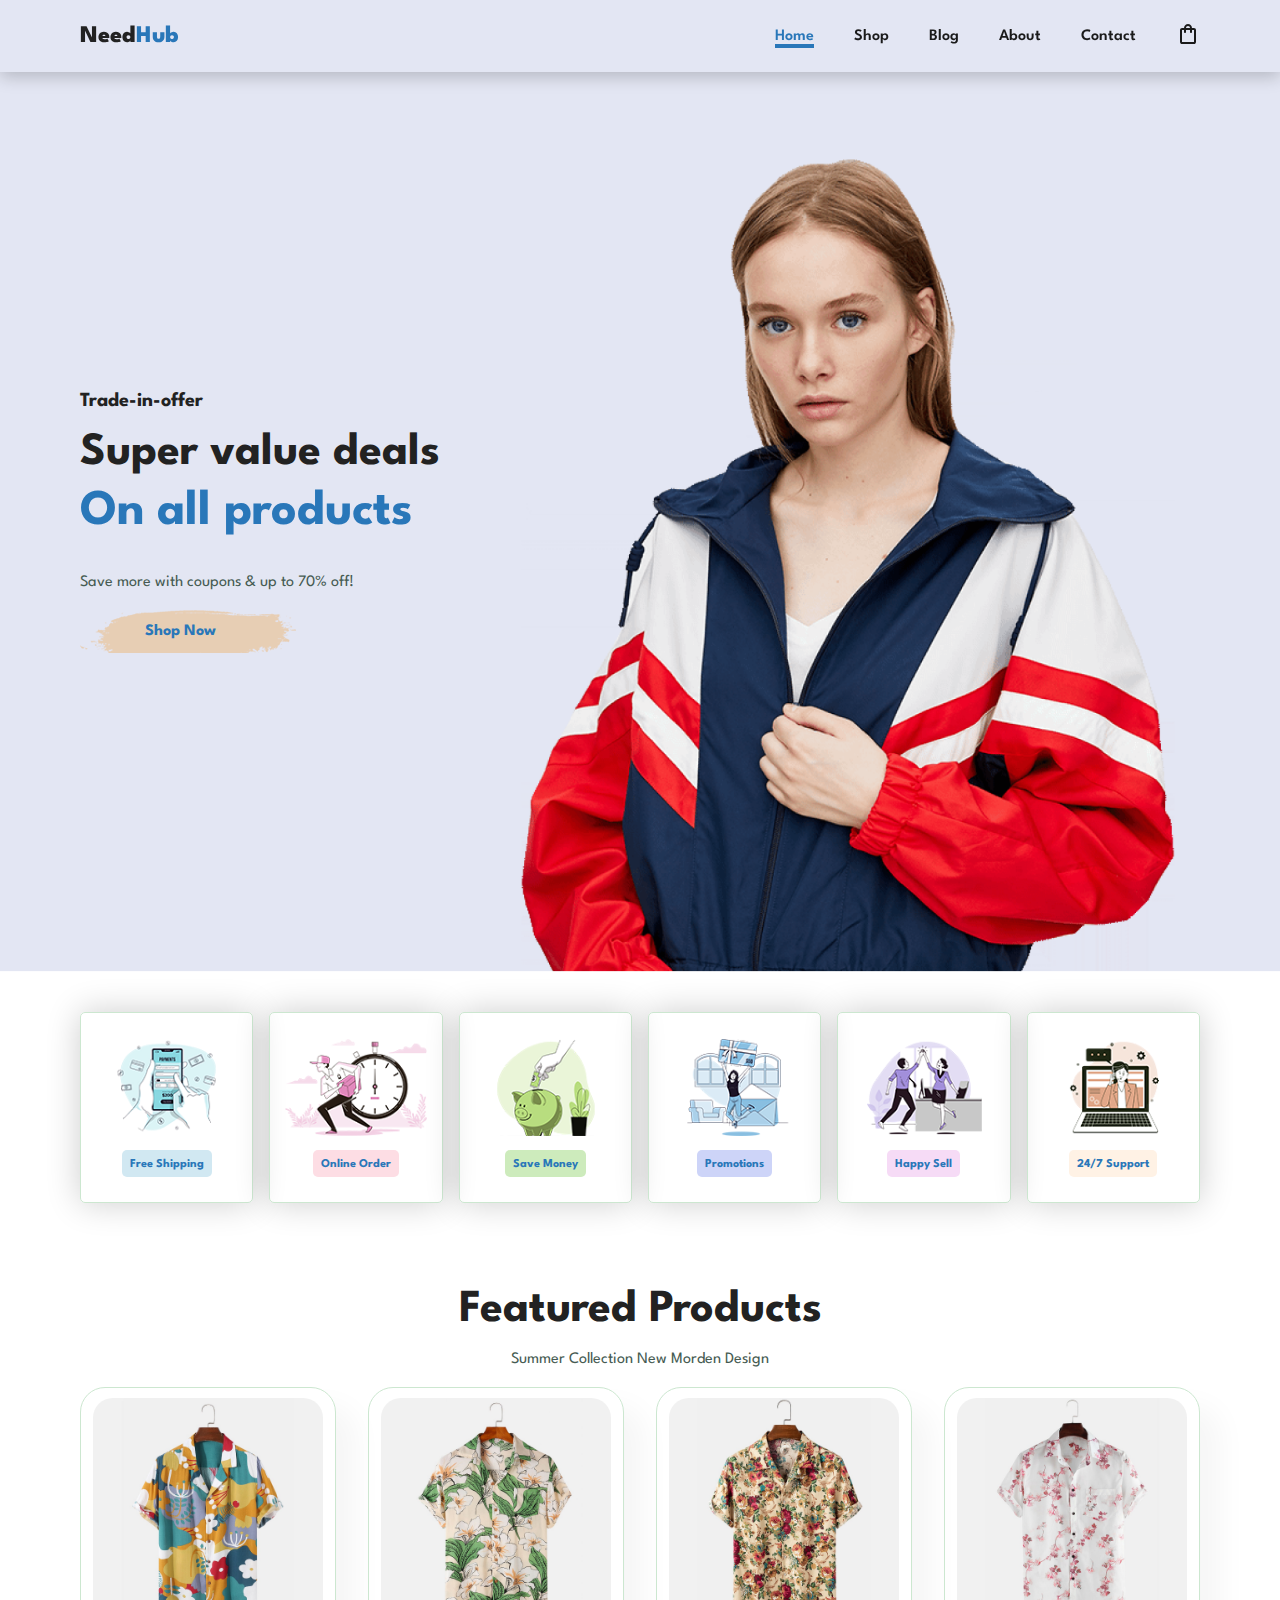
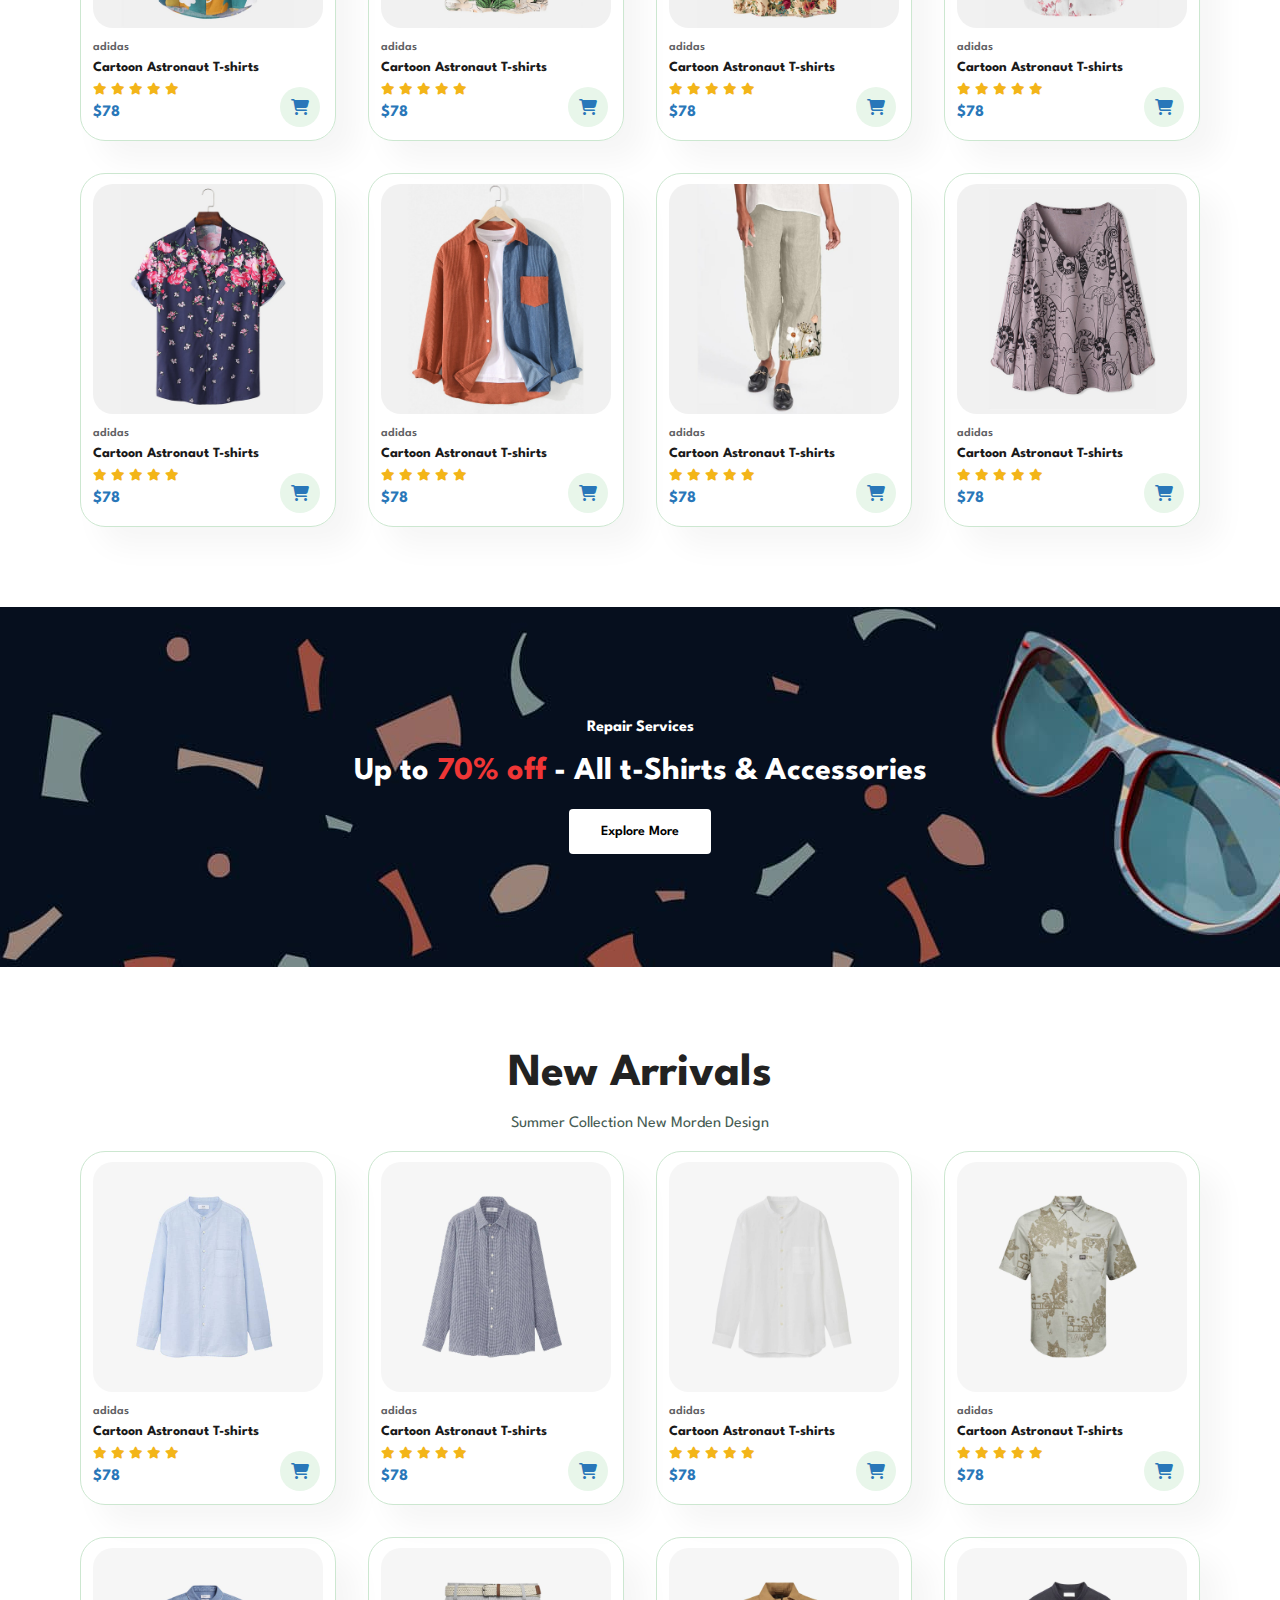
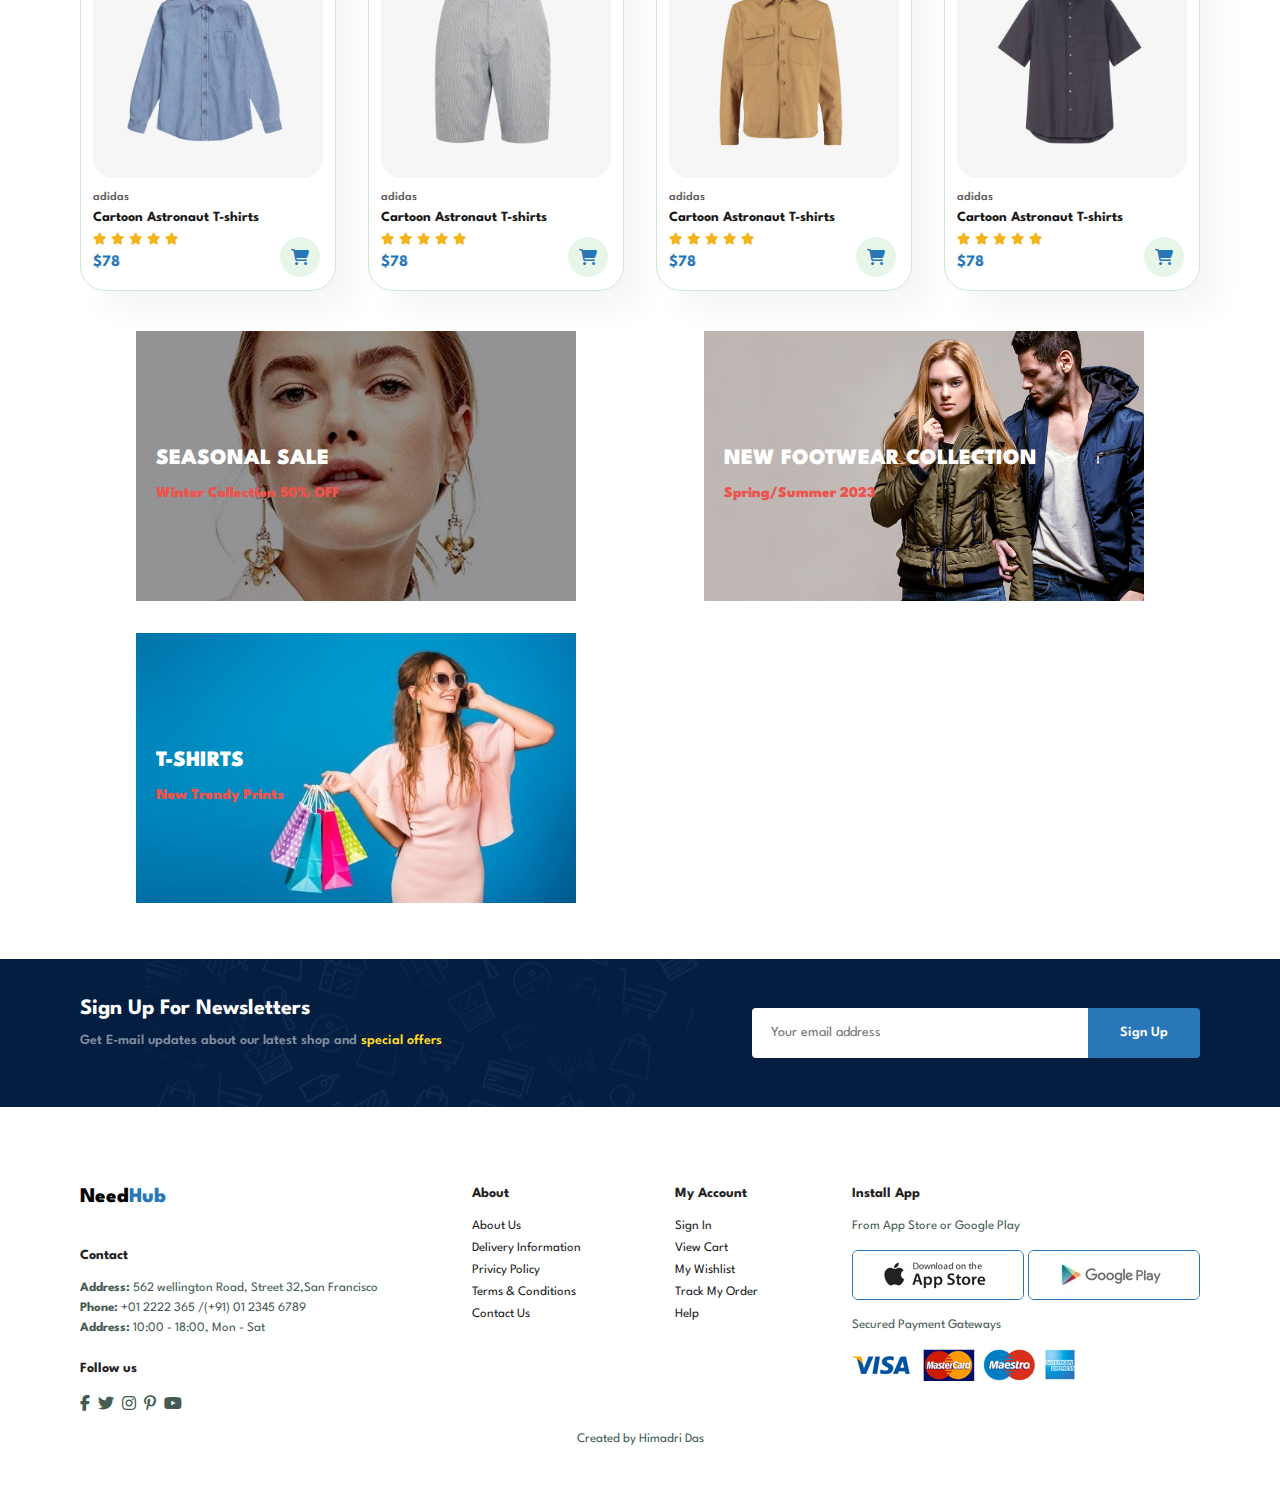
<file: index.html>
<!DOCTYPE html>
<html lang="en">

    <head>
        <meta charset="UTF-8">
        <meta http-equiv="X-UA-Compatible" content="IE=edge">
        <meta name="viewport" content="width=device-width, initial-scale=1.0">
        <title>E-commerce website</title>
        <link rel="stylesheet" href="https://cdnjs.cloudflare.com/ajax/libs/font-awesome/6.4.2/css/all.min.css"/>
        <link rel="stylesheet" href="https://fonts.googleapis.com/css2?family=Material+Symbols+Outlined:opsz,wght,FILL,GRAD@20..48,100..700,0..1,-50..200" />
        <link rel="stylesheet" href="style.css">
    </head>

    <body>
        <section id="header">
            <a href="#"><h1>Need<span>Hub</span></h1></a>
            <div id="nav_container">
                <ul id="navbar" class="hide">
                    <li>
                        <a class="active" href="index.html">Home</a>
                        <i class="fa-solid fa-xmark bar  home"></i>
                    </li>
                    <li><a href="shop.html">Shop</a></li>
                    <li><a href="blog.html">Blog</a></li>
                    <li><a href="about.html">About</a></li>
                    <li><a href="contact.html">Contact</a></li>
                    <li><a class="cart" id="lg-bag" href="cart.html"><i class="material-symbols-outlined ">shopping_bag</i></a></li>
                   
                </ul>
            </div>
            <div class="mobile">
                <a class="cart" href="cart.html"><i class="material-symbols-outlined ">shopping_bag</i></a>
                <i class="fas fa-outdent bar" ></i>
            </div>
        </section>

        <div class="padding"></div>
        <section id="hero">
            <div class="hero_content">
                <h4>Trade-in-offer</h4>
                <h2>Super value deals</h2>
                <h1>On all products</h1>
                <p>Save more with coupons & up to 70% off!</p>
                <button>Shop Now</button>
            </div>
        </section>

        <section id="feature" class="section-p1">
            <div class="grid-items">
                <div class="fe-box">
                    <img src="img/features/f1.png" alt="">
                    <h6>Free Shipping</h6>
                </div>
            </div>
            <div class="grid-items">
                <div class="fe-box">
                    <img src="img/features/f2.png" alt="">
                    <h6>Online Order</h6>
                </div>
            </div>
            <div class="grid-items">
                <div class="fe-box">
                    <img src="img/features/f3.png" alt="">
                    <h6>Save Money</h6>
                </div>
            </div>
            <div class="grid-items">
                <div class="fe-box">
                    <img src="img/features/f4.png" alt="">
                    <h6>Promotions</h6>
                </div>
            </div>
            <div class="grid-items">
                <div class="fe-box">
                    <img src="img/features/f5.png" alt="">
                    <h6>Happy Sell</h6>
                </div>
            </div>
            <div class="grid-items">
                <div class="fe-box">
                    <img src="img/features/f6.png" alt="">
                    <h6>24/7 Support</h6>
                </div>
            </div>
            
        </section>

        <section id="product1" class="section-p1">
            <h2>Featured Products</h2>
            <p>Summer Collection New Morden Design</p>
            <div class="pro-container">
                <div class="product-items">
                    <div class="pro">
                        <img src="img/products/f1.jpg" alt="">
                        <div class="des">
                           <span>adidas</span>
                           <h5>Cartoon Astronaut T-shirts</h5>
                           <div class="star">
                               <i class="fas fa-star"></i>
                               <i class="fas fa-star"></i>
                               <i class="fas fa-star"></i>
                               <i class="fas fa-star"></i>
                               <i class="fas fa-star"></i>
                           </div>
                           <h4>$78</h4>
                        </div>
                        <a href="#"><i class="fas fa-shopping-cart cart1"></i></a>
                   </div>
                </div>
                <div class="product-items">
                    <div class="pro">
                        <img src="img/products/f2.jpg" alt="">
                        <div class="des">
                           <span>adidas</span>
                           <h5>Cartoon Astronaut T-shirts</h5>
                           <div class="star">
                               <i class="fas fa-star"></i>
                               <i class="fas fa-star"></i>
                               <i class="fas fa-star"></i>
                               <i class="fas fa-star"></i>
                               <i class="fas fa-star"></i>
                           </div>
                           <h4>$78</h4>
                        </div>
                        <a href="#"><i class="fas fa-shopping-cart cart1"></i></a>
                   </div>
                </div>
                <div class="product-items">
                    <div class="pro">
                        <img src="img/products/f3.jpg" alt="">
                        <div class="des">
                           <span>adidas</span>
                           <h5>Cartoon Astronaut T-shirts</h5>
                           <div class="star">
                               <i class="fas fa-star"></i>
                               <i class="fas fa-star"></i>
                               <i class="fas fa-star"></i>
                               <i class="fas fa-star"></i>
                               <i class="fas fa-star"></i>
                           </div>
                           <h4>$78</h4>
                        </div>
                        <a href="#"><i class="fas fa-shopping-cart cart1"></i></a>
                   </div>
                </div>
                <div class="product-items">
                    <div class="pro">
                        <img src="img/products/f4.jpg" alt="">
                        <div class="des">
                           <span>adidas</span>
                           <h5>Cartoon Astronaut T-shirts</h5>
                           <div class="star">
                               <i class="fas fa-star"></i>
                               <i class="fas fa-star"></i>
                               <i class="fas fa-star"></i>
                               <i class="fas fa-star"></i>
                               <i class="fas fa-star"></i>
                           </div>
                           <h4>$78</h4>
                        </div>
                        <a href="#"><i class="fas fa-shopping-cart cart1"></i></a>
                   </div>
                </div>
                <div class="product-items">
                    <div class="pro">
                        <img src="img/products/f5.jpg" alt="">
                        <div class="des">
                           <span>adidas</span>
                           <h5>Cartoon Astronaut T-shirts</h5>
                           <div class="star">
                               <i class="fas fa-star"></i>
                               <i class="fas fa-star"></i>
                               <i class="fas fa-star"></i>
                               <i class="fas fa-star"></i>
                               <i class="fas fa-star"></i>
                           </div>
                           <h4>$78</h4>
                        </div>
                        <a href="#"><i class="fas fa-shopping-cart cart1"></i></a>
                   </div>
                </div>
                <div class="product-items">
                    <div class="pro">
                        <img src="img/products/f6.jpg" alt="">
                        <div class="des">
                           <span>adidas</span>
                           <h5>Cartoon Astronaut T-shirts</h5>
                           <div class="star">
                               <i class="fas fa-star"></i>
                               <i class="fas fa-star"></i>
                               <i class="fas fa-star"></i>
                               <i class="fas fa-star"></i>
                               <i class="fas fa-star"></i>
                           </div>
                           <h4>$78</h4>
                        </div>
                        <a href="#"><i class="fas fa-shopping-cart cart1"></i></a>
                   </div>
                </div>
                <div class="product-items">
                    <div class="pro">
                        <img src="img/products/f7.jpg" alt="">
                        <div class="des">
                           <span>adidas</span>
                           <h5>Cartoon Astronaut T-shirts</h5>
                           <div class="star">
                               <i class="fas fa-star"></i>
                               <i class="fas fa-star"></i>
                               <i class="fas fa-star"></i>
                               <i class="fas fa-star"></i>
                               <i class="fas fa-star"></i>
                           </div>
                           <h4>$78</h4>
                        </div>
                        <a href="#"><i class="fas fa-shopping-cart cart1"></i></a>
                   </div>
                </div>
                <div class="product-items">
                    <div class="pro">
                        <img src="img/products/f8.jpg" alt="">
                        <div class="des">
                           <span>adidas</span>
                           <h5>Cartoon Astronaut T-shirts</h5>
                           <div class="star">
                               <i class="fas fa-star"></i>
                               <i class="fas fa-star"></i>
                               <i class="fas fa-star"></i>
                               <i class="fas fa-star"></i>
                               <i class="fas fa-star"></i>
                           </div>
                           <h4>$78</h4>
                        </div>
                        <a href="#"><i class="fas fa-shopping-cart cart1"></i></a>
                   </div>
                </div>
            </div>

        </section>

        <section id="banner" class="section-m1">
            <h4>Repair Services</h4>
            <h2>Up to <span>70% off</span> - All t-Shirts & Accessories</h2>
            <button class="normal">Explore More</button>

        </section>

        <section id="product1" class="section-p1">
            <h2>New Arrivals</h2>
            <p>Summer Collection New Morden Design</p>
            <div class="pro-container">
                <div class="product-items">
                    <div class="pro">
                        <img src="img/products/n1.jpg" alt="">
                        <div class="des">
                           <span>adidas</span>
                           <h5>Cartoon Astronaut T-shirts</h5>
                           <div class="star">
                               <i class="fas fa-star"></i>
                               <i class="fas fa-star"></i>
                               <i class="fas fa-star"></i>
                               <i class="fas fa-star"></i>
                               <i class="fas fa-star"></i>
                           </div>
                           <h4>$78</h4>
                        </div>
                        <a href="#"><i class="fas fa-shopping-cart cart1"></i></a>
                   </div>
                </div>
                <div class="product-items">
                    <div class="pro">
                        <img src="img/products/n2.jpg" alt="">
                        <div class="des">
                           <span>adidas</span>
                           <h5>Cartoon Astronaut T-shirts</h5>
                           <div class="star">
                               <i class="fas fa-star"></i>
                               <i class="fas fa-star"></i>
                               <i class="fas fa-star"></i>
                               <i class="fas fa-star"></i>
                               <i class="fas fa-star"></i>
                           </div>
                           <h4>$78</h4>
                        </div>
                        <a href="#"><i class="fas fa-shopping-cart cart1"></i></a>
                   </div>
                </div>
                <div class="product-items">
                    <div class="pro">
                        <img src="img/products/n3.jpg" alt="">
                        <div class="des">
                           <span>adidas</span>
                           <h5>Cartoon Astronaut T-shirts</h5>
                           <div class="star">
                               <i class="fas fa-star"></i>
                               <i class="fas fa-star"></i>
                               <i class="fas fa-star"></i>
                               <i class="fas fa-star"></i>
                               <i class="fas fa-star"></i>
                           </div>
                           <h4>$78</h4>
                        </div>
                        <a href="#"><i class="fas fa-shopping-cart cart1"></i></a>
                   </div>
                </div>
                <div class="product-items">
                    <div class="pro">
                        <img src="img/products/n4.jpg" alt="">
                        <div class="des">
                           <span>adidas</span>
                           <h5>Cartoon Astronaut T-shirts</h5>
                           <div class="star">
                               <i class="fas fa-star"></i>
                               <i class="fas fa-star"></i>
                               <i class="fas fa-star"></i>
                               <i class="fas fa-star"></i>
                               <i class="fas fa-star"></i>
                           </div>
                           <h4>$78</h4>
                        </div>
                        <a href="#"><i class="fas fa-shopping-cart cart1"></i></a>
                   </div>
                </div>
                <div class="product-items">
                    <div class="pro">
                        <img src="img/products/n5.jpg" alt="">
                        <div class="des">
                           <span>adidas</span>
                           <h5>Cartoon Astronaut T-shirts</h5>
                           <div class="star">
                               <i class="fas fa-star"></i>
                               <i class="fas fa-star"></i>
                               <i class="fas fa-star"></i>
                               <i class="fas fa-star"></i>
                               <i class="fas fa-star"></i>
                           </div>
                           <h4>$78</h4>
                        </div>
                        <a href="#"><i class="fas fa-shopping-cart cart1"></i></a>
                   </div>
                </div>
                <div class="product-items">
                    <div class="pro">
                        <img src="img/products/n6.jpg" alt="">
                        <div class="des">
                           <span>adidas</span>
                           <h5>Cartoon Astronaut T-shirts</h5>
                           <div class="star">
                               <i class="fas fa-star"></i>
                               <i class="fas fa-star"></i>
                               <i class="fas fa-star"></i>
                               <i class="fas fa-star"></i>
                               <i class="fas fa-star"></i>
                           </div>
                           <h4>$78</h4>
                        </div>
                        <a href="#"><i class="fas fa-shopping-cart cart1"></i></a>
                   </div>
                </div>
                <div class="product-items">
                    <div class="pro">
                        <img src="img/products/n7.jpg" alt="">
                        <div class="des">
                           <span>adidas</span>
                           <h5>Cartoon Astronaut T-shirts</h5>
                           <div class="star">
                               <i class="fas fa-star"></i>
                               <i class="fas fa-star"></i>
                               <i class="fas fa-star"></i>
                               <i class="fas fa-star"></i>
                               <i class="fas fa-star"></i>
                           </div>
                           <h4>$78</h4>
                        </div>
                        <a href="#"><i class="fas fa-shopping-cart cart1"></i></a>
                   </div>
                </div>
                <div class="product-items">
                    <div class="pro">
                        <img src="img/products/n8.jpg" alt="">
                        <div class="des">
                           <span>adidas</span>
                           <h5>Cartoon Astronaut T-shirts</h5>
                           <div class="star">
                               <i class="fas fa-star"></i>
                               <i class="fas fa-star"></i>
                               <i class="fas fa-star"></i>
                               <i class="fas fa-star"></i>
                               <i class="fas fa-star"></i>
                           </div>
                           <h4>$78</h4>
                        </div>
                        <a href="#"><i class="fas fa-shopping-cart cart1"></i></a>
                   </div>
                </div>
            </div>

        </section>
        
        <section id="banner3">
            <div class="banner3-items">
                <div class="banner-box">
                    <h2>SEASONAL SALE</h2>
                    <h3>Winter Collection 50% OFF</h3>
                </div>
            </div>
            <div class="banner3-items">
                <div class="banner-box banner-box2">
                    <h2>NEW FOOTWEAR COLLECTION</h2>
                    <h3>Spring/Summer 2023</h3>
                </div>
            </div>
            <div class="banner3-items">
                <div class="banner-box banner-box3">
                    <h2>T-SHIRTS</h2>
                    <h3>New Trendy Prints</h3>
                </div>
            </div>
            
        </section>

        <section id="newsletter" class="section-p1 section-m1">
            <div class="newtext">
                <h4>Sign Up For Newsletters</h4>
                <p>Get E-mail updates about our latest shop and <span>special offers</span></p>
            </div>
            <div class="form">
                <input type="text" placeholder="Your email address">
                <button class="normal">Sign Up</button>
            </div>
        </section>

        <footer class="section-p1">
            <div class="info">
                <div class="col">
                    <a href="#"><h3>Need<span>Hub</span></h3></a>
                    <h4>Contact</h4>
                    <p><strong>Address: </strong> 562 wellington Road, Street 32,San Francisco</p>
                    <p><strong>Phone: </strong> +01 2222 365 /(+91) 01 2345 6789</p>
                    <p><strong>Address: </strong> 10:00 - 18:00, Mon - Sat</p>
                    <div class="follow">
                        <h4>Follow us</h4>
                        <div class="icon">
                            <i class="fab fa-facebook-f"></i>
                            <i class="fab fa-twitter"></i>
                            <i class="fab fa-instagram"></i>
                            <i class="fab fa-pinterest-p"></i>
                            <i class="fab fa-youtube"></i>
                        </div>
                    </div>
                </div>
                <div class="col">
                    <h4>About</h4>
                    <a href="#">About Us</a>
                    <a href="#">Delivery Information</a>
                    <a href="#">Privicy Policy</a>
                    <a href="#">Terms & Conditions</a>
                    <a href="#">Contact Us</a>
                </div>
                <div class="col">
                    <h4>My Account</h4>
                    <a href="#">Sign In</a>
                    <a href="#">View Cart</a>
                    <a href="#">My Wishlist</a>
                    <a href="#">Track My Order</a>
                    <a href="#">Help</a>
                </div>
                <div class="col install">
                    <h4>Install App</h4>
                    <p>From App Store or Google Play</p>
                    <div class="row">
                        <img src="img/pay/app.jpg" alt="">
                        <img src="img/pay/play.jpg" alt="">
                    </div>
                    <p>Secured Payment Gateways</p>
                    <img src="img/pay/pay.png" alt="">
                </div>
            </div>

            <div class="copyright">
                <p>Created by Himadri Das</p>
            </div>
        </footer>
        <script src="script.js"></script>
    </body>

</html>
</file>
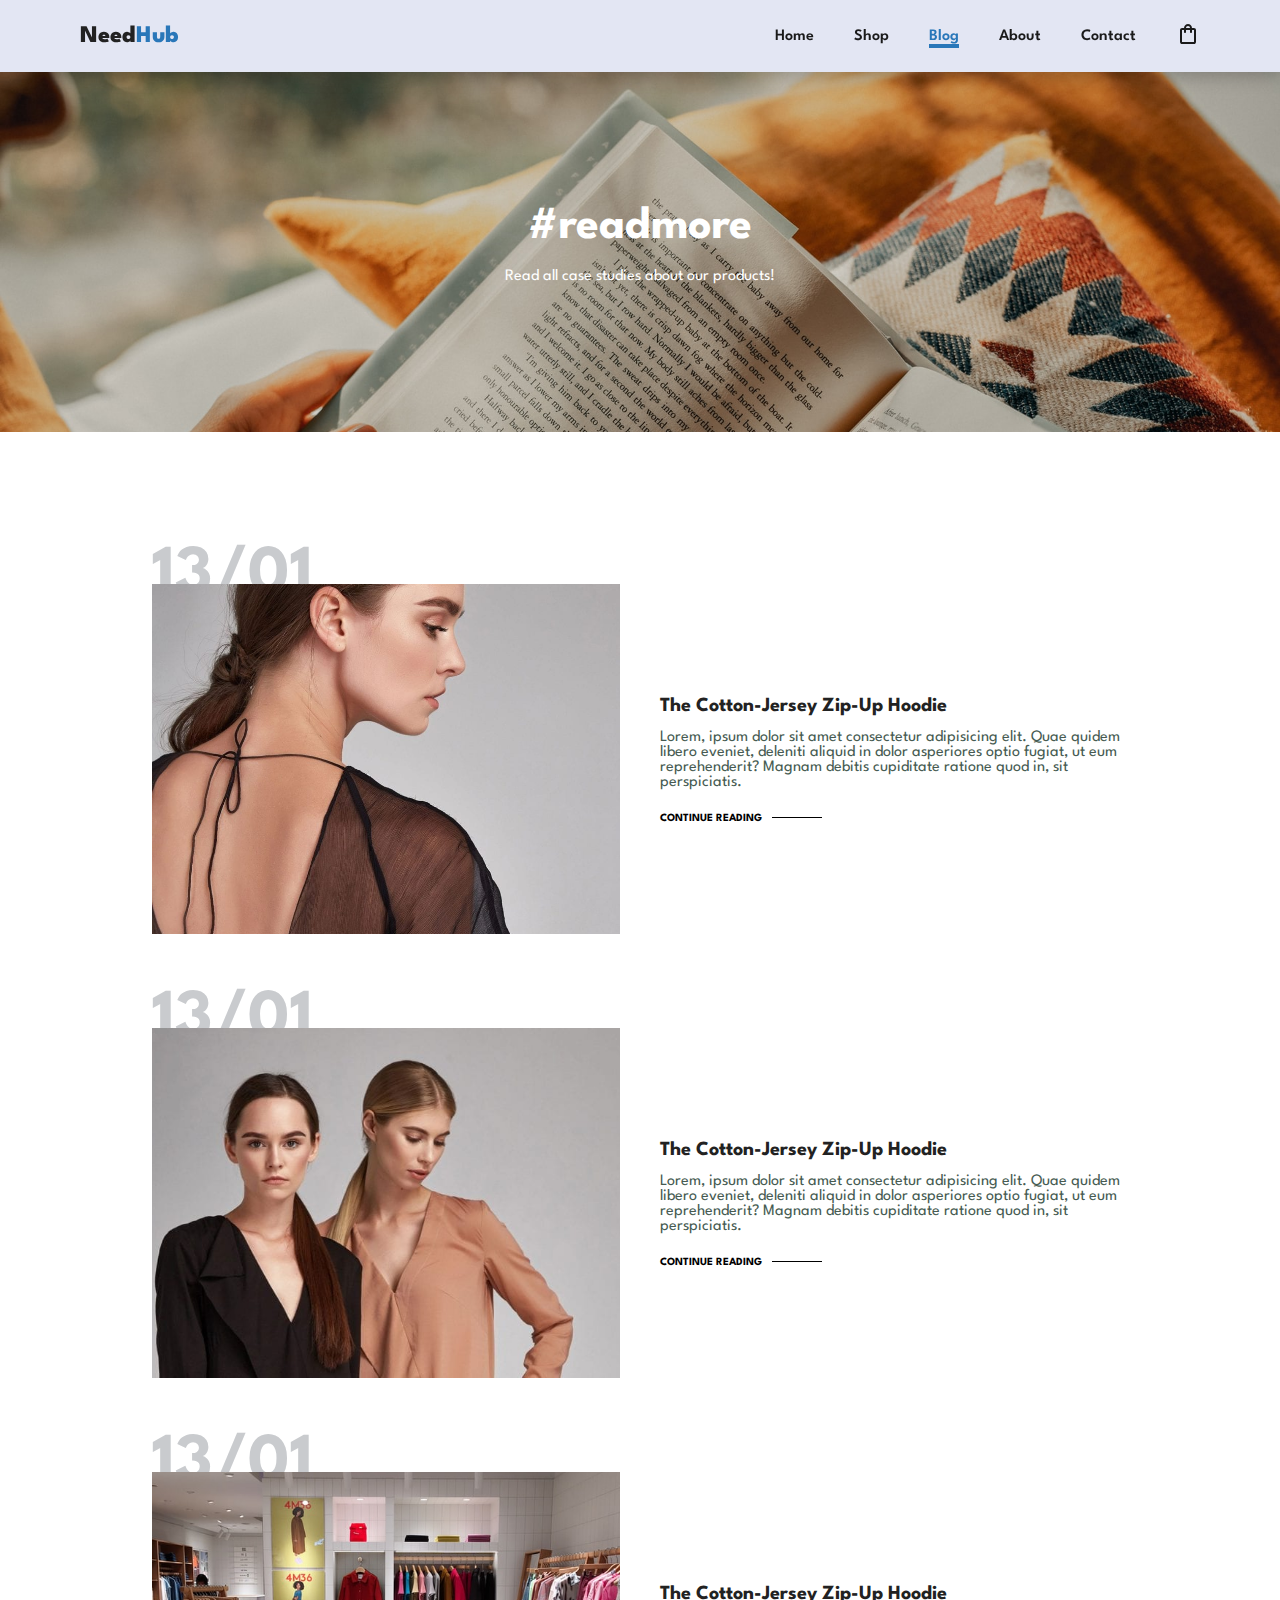
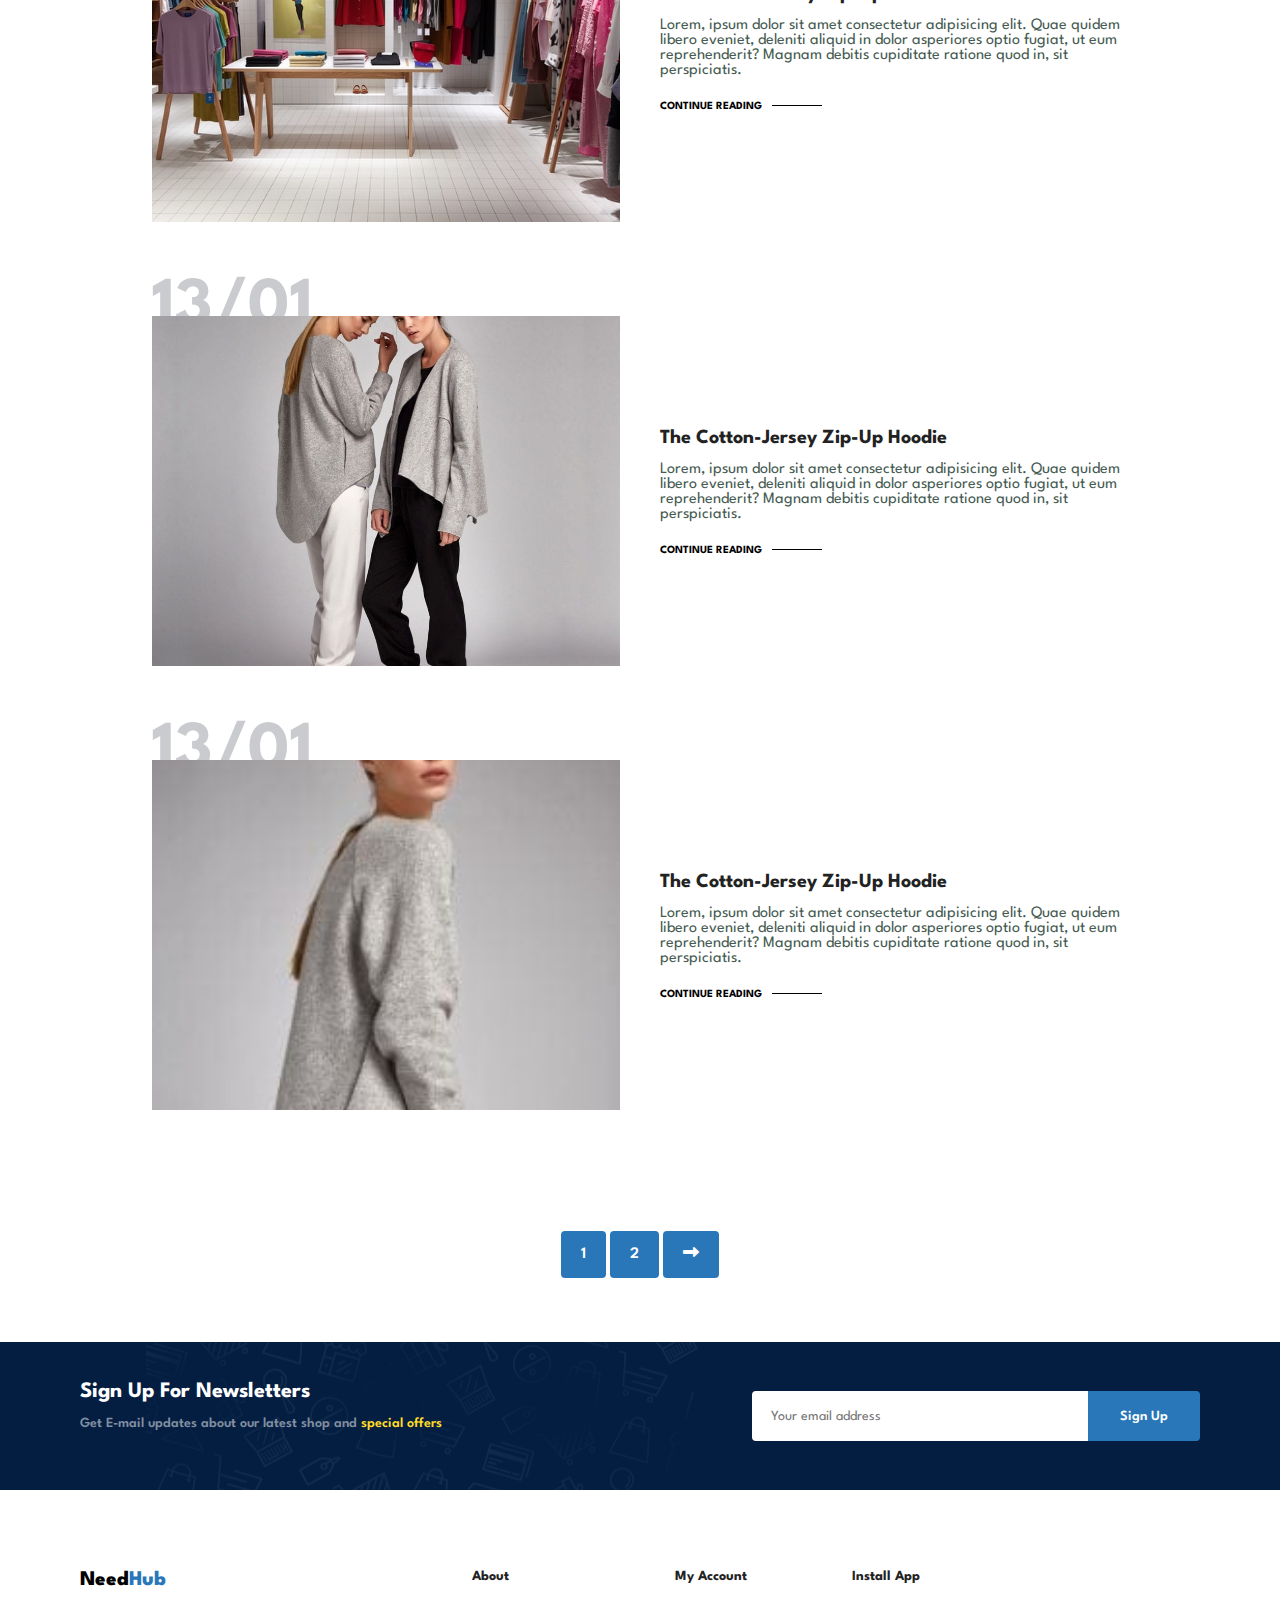
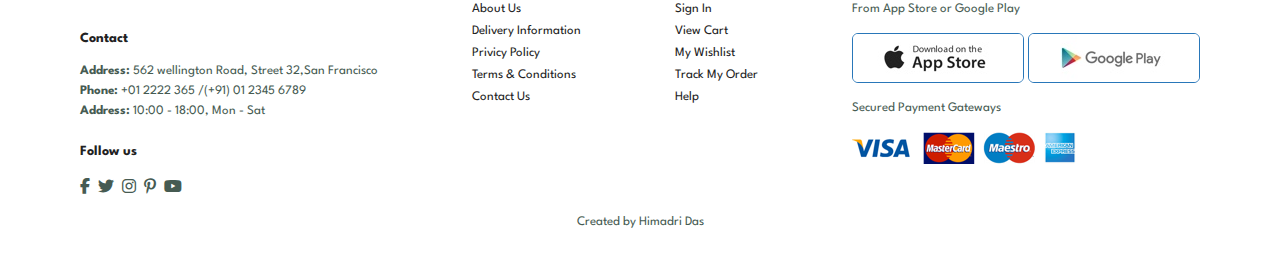
<file: blog.html>
<!DOCTYPE html>
<html lang="en">

    <head>
        <meta charset="UTF-8">
        <meta http-equiv="X-UA-Compatible" content="IE=edge">
        <meta name="viewport" content="width=device-width, initial-scale=1.0">
        <title>E-commerce website</title>
        <link rel="stylesheet" href="https://cdnjs.cloudflare.com/ajax/libs/font-awesome/6.4.2/css/all.min.css"/>
        <link rel="stylesheet" href="https://fonts.googleapis.com/css2?family=Material+Symbols+Outlined:opsz,wght,FILL,GRAD@20..48,100..700,0..1,-50..200" />
        <link rel="stylesheet" href="style.css">
    </head>

    <body>
        <section id="header">
            <a href="#"><h1>Need<span>Hub</span></h1></a>
            <div id="nav_container">
                <ul id="navbar" class="hide">
                    <li>
                        <a href="index.html">Home</a>
                        <i class="fa-solid fa-xmark bar  home"></i>
                    </li>
                    <li><a href="shop.html">Shop</a></li>
                    <li><a  class="active" href="blog.html">Blog</a></li>
                    <li><a href="about.html">About</a></li>
                    <li><a href="contact.html">Contact</a></li>
                    <li><a class="cart" id="lg-bag" href="cart.html"><i class="material-symbols-outlined ">shopping_bag</i></a></li>
                   
                </ul>
            </div>
            <div class="mobile">
                <a class="cart" href="cart.html"><i class="material-symbols-outlined ">shopping_bag</i></a>
                <i class="fas fa-outdent bar" ></i>
            </div>
        </section>
        <div class="padding"></div>

        <section id="page-header" class="blog-header">
            <div class="hero_content">

                <h2>#readmore</h2>

                <p>Read all case studies about our products!</p>

            </div>
        </section>

        <section id="blog">
            <div class="blog-box">
                <div class="blog-img">
                    <img src="img/blog/b1.jpg" alt="">
                </div>
                <div class="blog-details">
                    <h4>The Cotton-Jersey Zip-Up Hoodie</h4>
                    <p>Lorem, ipsum dolor sit amet consectetur adipisicing elit. Quae quidem libero eveniet, deleniti aliquid in dolor asperiores optio fugiat, ut eum reprehenderit? Magnam debitis cupiditate ratione quod in, sit perspiciatis.</p>
                    <a href="#">CONTINUE READING</a>
                </div>
                <h1>13/01</h1>
            </div>
            <div class="blog-box">
                <div class="blog-img">
                    <img src="img/blog/b2.jpg" alt="">
                </div>
                <div class="blog-details">
                    <h4>The Cotton-Jersey Zip-Up Hoodie</h4>
                    <p>Lorem, ipsum dolor sit amet consectetur adipisicing elit. Quae quidem libero eveniet, deleniti aliquid in dolor asperiores optio fugiat, ut eum reprehenderit? Magnam debitis cupiditate ratione quod in, sit perspiciatis.</p>
                    <a href="#">CONTINUE READING</a>
                </div>
                <h1>13/01</h1>
            </div>
            <div class="blog-box">
                <div class="blog-img">
                    <img src="img/blog/b3.jpg" alt="">
                </div>
                <div class="blog-details">
                    <h4>The Cotton-Jersey Zip-Up Hoodie</h4>
                    <p>Lorem, ipsum dolor sit amet consectetur adipisicing elit. Quae quidem libero eveniet, deleniti aliquid in dolor asperiores optio fugiat, ut eum reprehenderit? Magnam debitis cupiditate ratione quod in, sit perspiciatis.</p>
                    <a href="#">CONTINUE READING</a>
                </div>
                <h1>13/01</h1>
            </div>
            <div class="blog-box">
                <div class="blog-img">
                    <img src="img/blog/b4.jpg" alt="">
                </div>
                <div class="blog-details">
                    <h4>The Cotton-Jersey Zip-Up Hoodie</h4>
                    <p>Lorem, ipsum dolor sit amet consectetur adipisicing elit. Quae quidem libero eveniet, deleniti aliquid in dolor asperiores optio fugiat, ut eum reprehenderit? Magnam debitis cupiditate ratione quod in, sit perspiciatis.</p>
                    <a href="#">CONTINUE READING</a>
                </div>
                <h1>13/01</h1>
            </div>
            <div class="blog-box">
                <div class="blog-img">
                    <img src="img/blog/b5.jpg" alt="">
                </div>
                <div class="blog-details">
                    <h4>The Cotton-Jersey Zip-Up Hoodie</h4>
                    <p>Lorem, ipsum dolor sit amet consectetur adipisicing elit. Quae quidem libero eveniet, deleniti aliquid in dolor asperiores optio fugiat, ut eum reprehenderit? Magnam debitis cupiditate ratione quod in, sit perspiciatis.</p>
                    <a href="#">CONTINUE READING</a>
                </div>
                <h1>13/01</h1>
            </div>
        </section>
        <section id="pageination" class="section-p1">
            <a href="#">1</a>
            <a href="#">2</a>
            <a href="#"><i class="fa-solid fa-right-long"></i></a>
        </section>

        <section id="newsletter" class="section-p1 section-m1">
            <div class="newtext">
                <h4>Sign Up For Newsletters</h4>
                <p>Get E-mail updates about our latest shop and <span>special offers</span></p>
            </div>
            <div class="form">
                <input type="text" placeholder="Your email address">
                <button class="normal">Sign Up</button>
            </div>
        </section>

        <footer class="section-p1">
            <div class="info">
                <div class="col">
                    <a href="#"><h3>Need<span>Hub</span></h3></a>
                    <h4>Contact</h4>
                    <p><strong>Address: </strong> 562 wellington Road, Street 32,San Francisco</p>
                    <p><strong>Phone: </strong> +01 2222 365 /(+91) 01 2345 6789</p>
                    <p><strong>Address: </strong> 10:00 - 18:00, Mon - Sat</p>
                    <div class="follow">
                        <h4>Follow us</h4>
                        <div class="icon">
                            <i class="fab fa-facebook-f"></i>
                            <i class="fab fa-twitter"></i>
                            <i class="fab fa-instagram"></i>
                            <i class="fab fa-pinterest-p"></i>
                            <i class="fab fa-youtube"></i>
                        </div>
                    </div>
                </div>
                <div class="col">
                    <h4>About</h4>
                    <a href="#">About Us</a>
                    <a href="#">Delivery Information</a>
                    <a href="#">Privicy Policy</a>
                    <a href="#">Terms & Conditions</a>
                    <a href="#">Contact Us</a>
                </div>
                <div class="col">
                    <h4>My Account</h4>
                    <a href="#">Sign In</a>
                    <a href="#">View Cart</a>
                    <a href="#">My Wishlist</a>
                    <a href="#">Track My Order</a>
                    <a href="#">Help</a>
                </div>
                <div class="col install">
                    <h4>Install App</h4>
                    <p>From App Store or Google Play</p>
                    <div class="row">
                        <img src="img/pay/app.jpg" alt="">
                        <img src="img/pay/play.jpg" alt="">
                    </div>
                    <p>Secured Payment Gateways</p>
                    <img src="img/pay/pay.png" alt="">
                </div>
            </div>

            <div class="copyright">
                <p>Created by Himadri Das</p>
            </div>
        </footer>

        <script src="script.js"></script>
    </body>

</html>
</file>
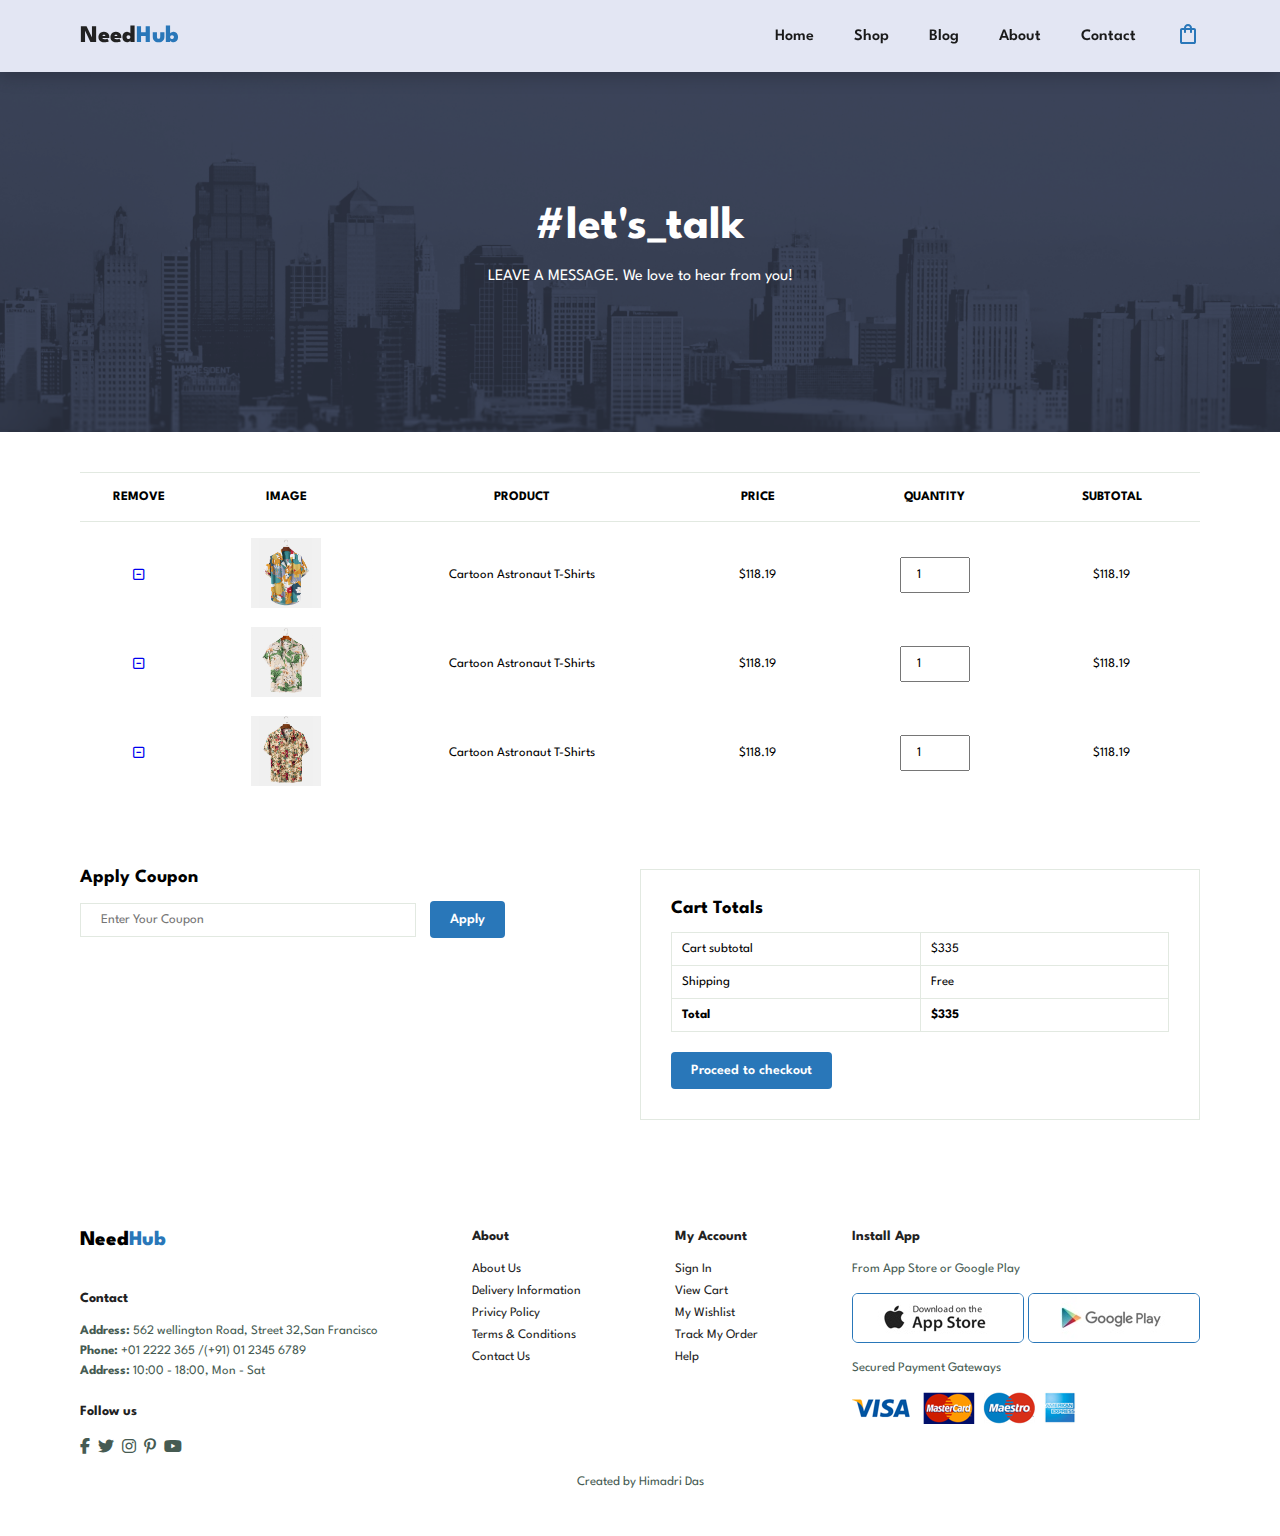
<file: cart.html>
<!DOCTYPE html>
<html lang="en">

    <head>
        <meta charset="UTF-8">
        <meta http-equiv="X-UA-Compatible" content="IE=edge">
        <meta name="viewport" content="width=device-width, initial-scale=1.0">
        <title>E-commerce website</title>
        <link rel="stylesheet" href="https://cdnjs.cloudflare.com/ajax/libs/font-awesome/6.4.2/css/all.min.css"/>
        <link rel="stylesheet" href="https://fonts.googleapis.com/css2?family=Material+Symbols+Outlined:opsz,wght,FILL,GRAD@20..48,100..700,0..1,-50..200" />
        <link rel="stylesheet" href="style.css">
    </head>

    <body>
        <section id="header">
            <a href="#"><h1>Need<span>Hub</span></h1></a>
            <div id="nav_container">
                <ul id="navbar" class="hide">
                    <li>
                        <a href="index.html">Home</a>
                        <i class="fa-solid fa-xmark bar  home"></i>
                    </li>
                    <li><a href="shop.html">Shop</a></li>
                    <li><a href="blog.html">Blog</a></li>
                    <li><a href="about.html">About</a></li>
                    <li><a  href="contact.html">Contact</a></li>
                    <li><a class="cart  cart-active" id="lg-bag" href="cart.html"><i class="material-symbols-outlined ">shopping_bag</i></a></li>
                   
                </ul>
            </div>
            <div class="mobile">
                <a class="cart" href="cart.html"><i class="material-symbols-outlined ">shopping_bag</i></a>
                <i class="fas fa-outdent bar" ></i>
            </div>
        </section>
        <div class="padding"></div>

        <section id="page-header" class="about-header">
            <div class="hero_content">

                <h2>#let's_talk</h2>

                <p>LEAVE A MESSAGE. We love to hear from you!</p>

            </div>
        </section>

        <section id="cart-sec" class="section-p1">
            <table >
                <thead>
                    <tr>
                        <td>REMOVE</td>
                        <td>IMAGE</td>
                        <td>PRODUCT</td>
                        <td>PRICE</td>
                        <td>QUANTITY</td>
                        <td>SUBTOTAL</td>
                    </tr>
                </thead>
                <tbody>
                    <tr>
                        <td><a href="#"><i class="fa-regular fa-square-minus"></i></a></td>
                        <td><img src="img/products/f1.jpg" alt=""></td>
                        <td>Cartoon Astronaut T-Shirts</td>
                        <td>$118.19</td>
                        <td><input type="number" value="1"></td>
                        <td>$118.19</td>
                    </tr>
                    <tr>
                        <td><a href="#"><i class="fa-regular fa-square-minus"></i></a></td>
                        <td><img src="img/products/f2.jpg" alt=""></td>
                        <td>Cartoon Astronaut T-Shirts</td>
                        <td>$118.19</td>
                        <td><input type="number" value="1"></td>
                        <td>$118.19</td>
                    </tr>
                    <tr>
                        <td><a href="#"><i class="fa-regular fa-square-minus"></i></a></td>
                        <td><img src="img/products/f3.jpg" alt=""></td>
                        <td>Cartoon Astronaut T-Shirts</td>
                        <td>$118.19</td>
                        <td><input type="number" value="1"></td>
                        <td>$118.19</td>
                    </tr>
                </tbody>
            </table>
        </section>

        <section id="cart-add" class="section-p1">
            <div class="coupon">
                <h3>Apply Coupon</h3>
                <div>
                    <input type="text" placeholder="Enter Your Coupon">
                    <button class="normal">Apply</button>
                </div>
            </div>
            <div class="subtotal">
                <h3>Cart Totals</h3>
                <table>
                    <tr>
                        <td>Cart subtotal</td>
                        <td>$335</td>
                    </tr>
                    <tr>
                        <td>Shipping</td>
                        <td>Free</td>
                    </tr>
                    <tr>
                        <td><strong>Total</strong></td>
                        <td><strong>$335</strong></td>
                    </tr>
                </table>
                <button class="normal">Proceed to checkout</button>
            </div>
        
            
        </section>
        <footer class="section-p1">
            <div class="info">
                <div class="col">
                    <a href="#"><h3>Need<span>Hub</span></h3></a>
                    <h4>Contact</h4>
                    <p><strong>Address: </strong> 562 wellington Road, Street 32,San Francisco</p>
                    <p><strong>Phone: </strong> +01 2222 365 /(+91) 01 2345 6789</p>
                    <p><strong>Address: </strong> 10:00 - 18:00, Mon - Sat</p>
                    <div class="follow">
                        <h4>Follow us</h4>
                        <div class="icon">
                            <i class="fab fa-facebook-f"></i>
                            <i class="fab fa-twitter"></i>
                            <i class="fab fa-instagram"></i>
                            <i class="fab fa-pinterest-p"></i>
                            <i class="fab fa-youtube"></i>
                        </div>
                    </div>
                </div>
                <div class="col">
                    <h4>About</h4>
                    <a href="#">About Us</a>
                    <a href="#">Delivery Information</a>
                    <a href="#">Privicy Policy</a>
                    <a href="#">Terms & Conditions</a>
                    <a href="#">Contact Us</a>
                </div>
                <div class="col">
                    <h4>My Account</h4>
                    <a href="#">Sign In</a>
                    <a href="#">View Cart</a>
                    <a href="#">My Wishlist</a>
                    <a href="#">Track My Order</a>
                    <a href="#">Help</a>
                </div>
                <div class="col install">
                    <h4>Install App</h4>
                    <p>From App Store or Google Play</p>
                    <div class="row">
                        <img src="img/pay/app.jpg" alt="">
                        <img src="img/pay/play.jpg" alt="">
                    </div>
                    <p>Secured Payment Gateways</p>
                    <img src="img/pay/pay.png" alt="">
                </div>
            </div>

            <div class="copyright">
                <p>Created by Himadri Das</p>
            </div>
        </footer>

        <script src="script.js"></script>
    </body>

</html>
</file>
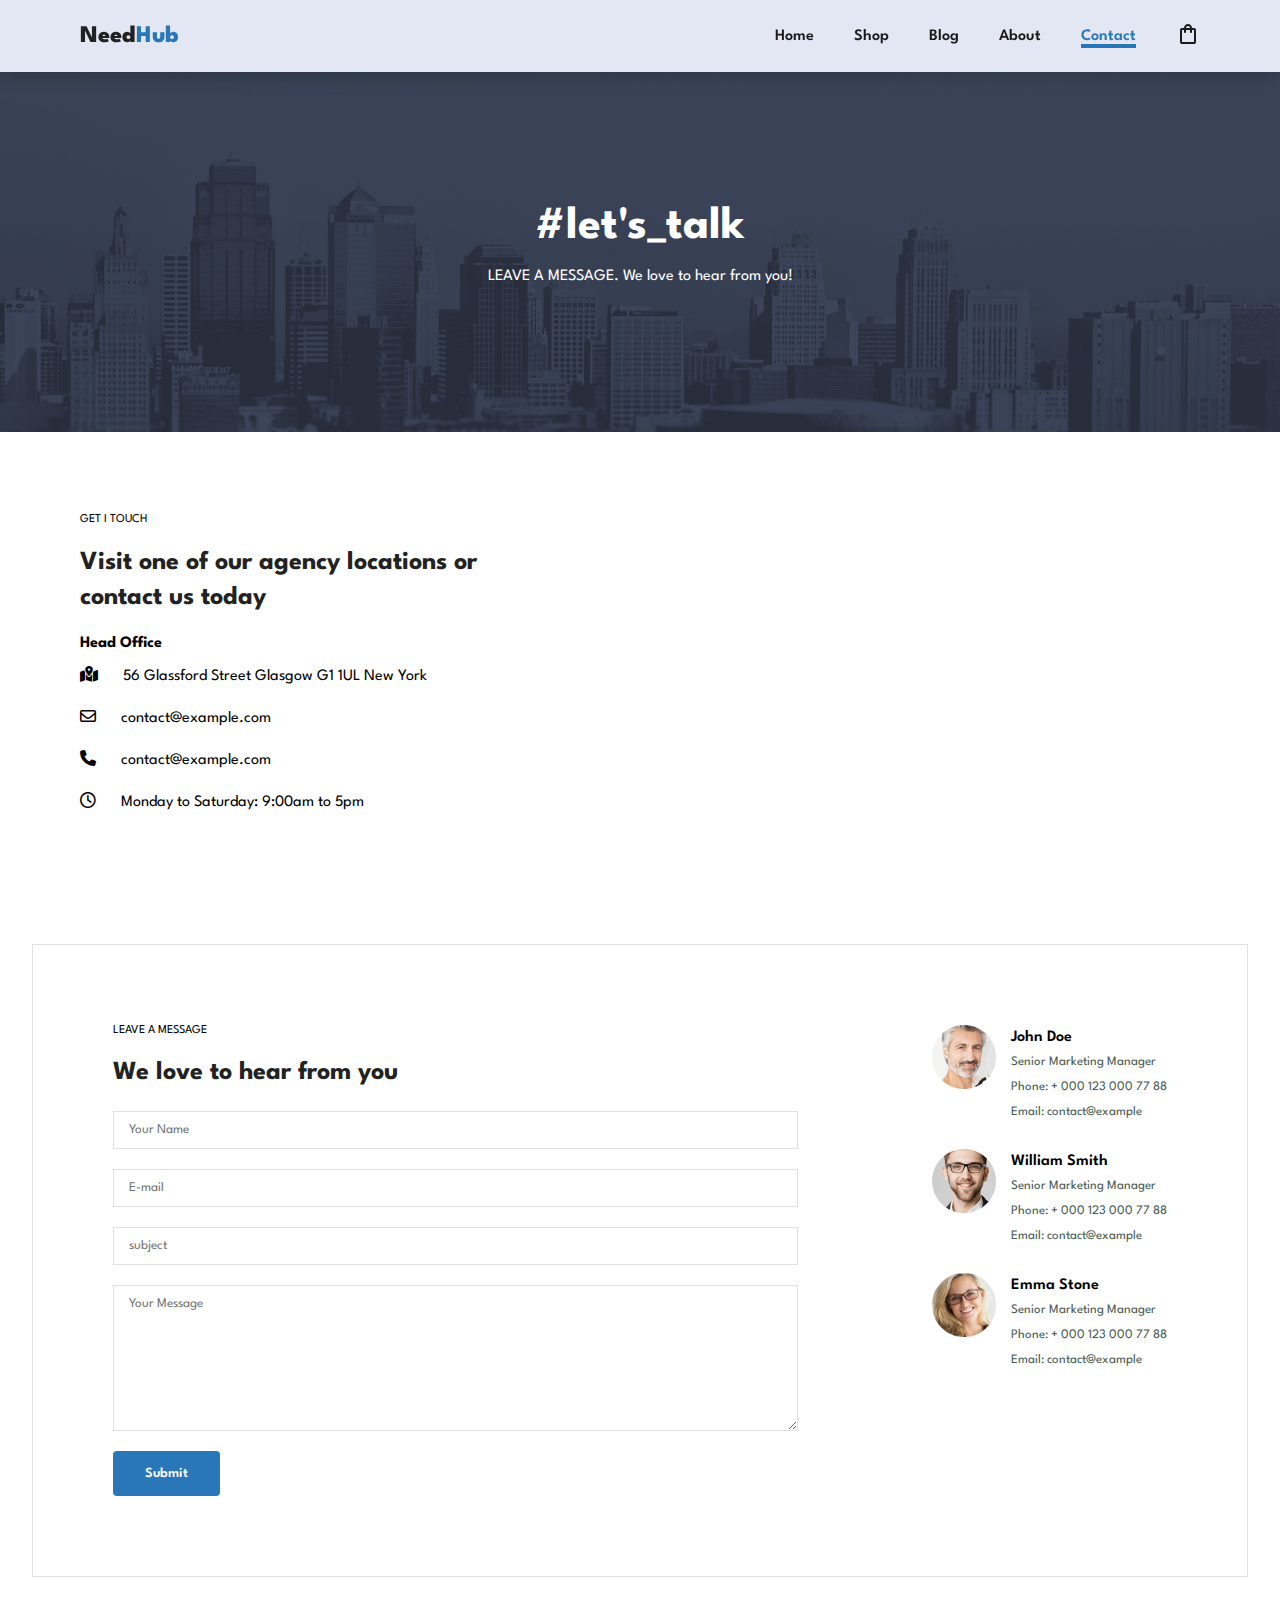
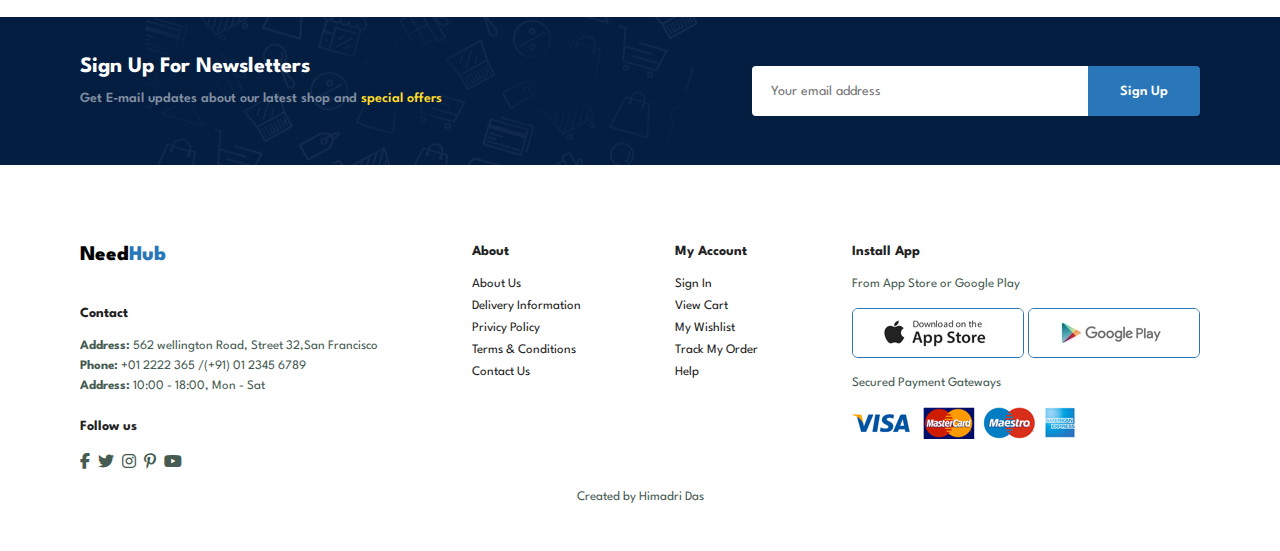
<file: contact.html>
<!DOCTYPE html>
<html lang="en">

    <head>
        <meta charset="UTF-8">
        <meta http-equiv="X-UA-Compatible" content="IE=edge">
        <meta name="viewport" content="width=device-width, initial-scale=1.0">
        <title>E-commerce website</title>
        <link rel="stylesheet" href="https://cdnjs.cloudflare.com/ajax/libs/font-awesome/6.4.2/css/all.min.css"/>
        <link rel="stylesheet" href="https://fonts.googleapis.com/css2?family=Material+Symbols+Outlined:opsz,wght,FILL,GRAD@20..48,100..700,0..1,-50..200" />
        <link rel="stylesheet" href="style.css">
    </head>

    <body>
        <section id="header">
            <a href="#"><h1>Need<span>Hub</span></h1></a>
            <div id="nav_container">
                <ul id="navbar" class="hide">
                    <li>
                        <a href="index.html">Home</a>
                        <i class="fa-solid fa-xmark bar  home"></i>
                    </li>
                    <li><a href="shop.html">Shop</a></li>
                    <li><a href="blog.html">Blog</a></li>
                    <li><a href="about.html">About</a></li>
                    <li><a class="active" href="contact.html">Contact</a></li>
                    <li><a class="cart" id="lg-bag" href="cart.html"><i class="material-symbols-outlined ">shopping_bag</i></a></li>
                   
                </ul>
            </div>
            <div class="mobile">
                <a class="cart" href="cart.html"><i class="material-symbols-outlined ">shopping_bag</i></a>
                <i class="fas fa-outdent bar" ></i>
            </div>
        </section>
        <div class="padding"></div>

        <section id="page-header" class="about-header">
            <div class="hero_content">

                <h2>#let's_talk</h2>

                <p>LEAVE A MESSAGE. We love to hear from you!</p>

            </div>
        </section>

        <section id="contact-details" class="section-p1">
            <div class="details">
                <span>GET I TOUCH</span>
                <h2>Visit one of our agency locations or contact us today</h2>
                <h3>Head Office</h3>
                 <ul>
                    <li><i class="fa-solid fa-map-location-dot"></i> 56 Glassford Street Glasgow G1 1UL New York</li>
                    <li><i class="fa-regular fa-envelope"></i> contact@example.com</li>
                    <li><i class="fa-solid fa-phone"></i> contact@example.com</li>
                    <li><i class="fa-regular fa-clock"></i> Monday to Saturday: 9:00am to 5pm</li>
                 </ul>
            </div>
            <div class="map">
                <iframe src="https://www.google.com/maps/embed?pb=!1m18!1m12!1m3!1d3673.799300182672!2d88.54055537509804!3d22.957617418749567!2m3!1f0!2f0!3f0!3m2!1i1024!2i768!4f13.1!3m3!1m2!1s0x39f8bf5871a9e0d7%3A0x3cbdf3b9f157e355!2sMaulana%20Abul%20Kalam%20Azad%20University%20of%20Technology!5e0!3m2!1sen!2sin!4v1693281698444!5m2!1sen!2sin" width="600" height="450" style="border:0;" allowfullscreen="" loading="lazy" referrerpolicy="no-referrer-when-downgrade"></iframe>
            </div>
        </section>

        <section id="form-details">
            <form action="">
                <span>LEAVE A MESSAGE</span>
                <h2>We love to hear from you</h2>
                <input type="text" placeholder="Your Name">
                <input type="email" placeholder="E-mail">
                <input type="text" placeholder="subject">
                <textarea name="" id="" cols="30" rows="10" placeholder="Your Message"></textarea>
                <button class="normal">Submit</button>
            </form>
            <div class="people">
                <div>
                    <img src="img/people/1.png" alt="">
                    <p><span>John Doe</span> Senior Marketing Manager <br>Phone: + 000 123 000 77 88 <br> Email: contact@example</p>
                </div>
                <div>
                    <img src="img/people/2.png" alt="">
                    <p><span>William Smith</span> Senior Marketing Manager <br>Phone: + 000 123 000 77 88 <br> Email: contact@example</p>
                </div>
                <div>
                    <img src="img/people/3.png" alt="">
                    <p><span>Emma Stone</span> Senior Marketing Manager <br>Phone: + 000 123 000 77 88 <br> Email: contact@example</p>
                </div>
            </div>
        </section>
        <section id="newsletter" class="section-p1 section-m1">
            <div class="newtext">
                <h4>Sign Up For Newsletters</h4>
                <p>Get E-mail updates about our latest shop and <span>special offers</span></p>
            </div>
            <div class="form">
                <input type="text" placeholder="Your email address">
                <button class="normal">Sign Up</button>
            </div>
        </section>

        <footer class="section-p1">
            <div class="info">
                <div class="col">
                    <a href="#"><h3>Need<span>Hub</span></h3></a>
                    <h4>Contact</h4>
                    <p><strong>Address: </strong> 562 wellington Road, Street 32,San Francisco</p>
                    <p><strong>Phone: </strong> +01 2222 365 /(+91) 01 2345 6789</p>
                    <p><strong>Address: </strong> 10:00 - 18:00, Mon - Sat</p>
                    <div class="follow">
                        <h4>Follow us</h4>
                        <div class="icon">
                            <i class="fab fa-facebook-f"></i>
                            <i class="fab fa-twitter"></i>
                            <i class="fab fa-instagram"></i>
                            <i class="fab fa-pinterest-p"></i>
                            <i class="fab fa-youtube"></i>
                        </div>
                    </div>
                </div>
                <div class="col">
                    <h4>About</h4>
                    <a href="#">About Us</a>
                    <a href="#">Delivery Information</a>
                    <a href="#">Privicy Policy</a>
                    <a href="#">Terms & Conditions</a>
                    <a href="#">Contact Us</a>
                </div>
                <div class="col">
                    <h4>My Account</h4>
                    <a href="#">Sign In</a>
                    <a href="#">View Cart</a>
                    <a href="#">My Wishlist</a>
                    <a href="#">Track My Order</a>
                    <a href="#">Help</a>
                </div>
                <div class="col install">
                    <h4>Install App</h4>
                    <p>From App Store or Google Play</p>
                    <div class="row">
                        <img src="img/pay/app.jpg" alt="">
                        <img src="img/pay/play.jpg" alt="">
                    </div>
                    <p>Secured Payment Gateways</p>
                    <img src="img/pay/pay.png" alt="">
                </div>
            </div>

            <div class="copyright">
                <p>Created by Himadri Das</p>
            </div>
        </footer>

        <script src="script.js"></script>
    </body>

</html>
</file>
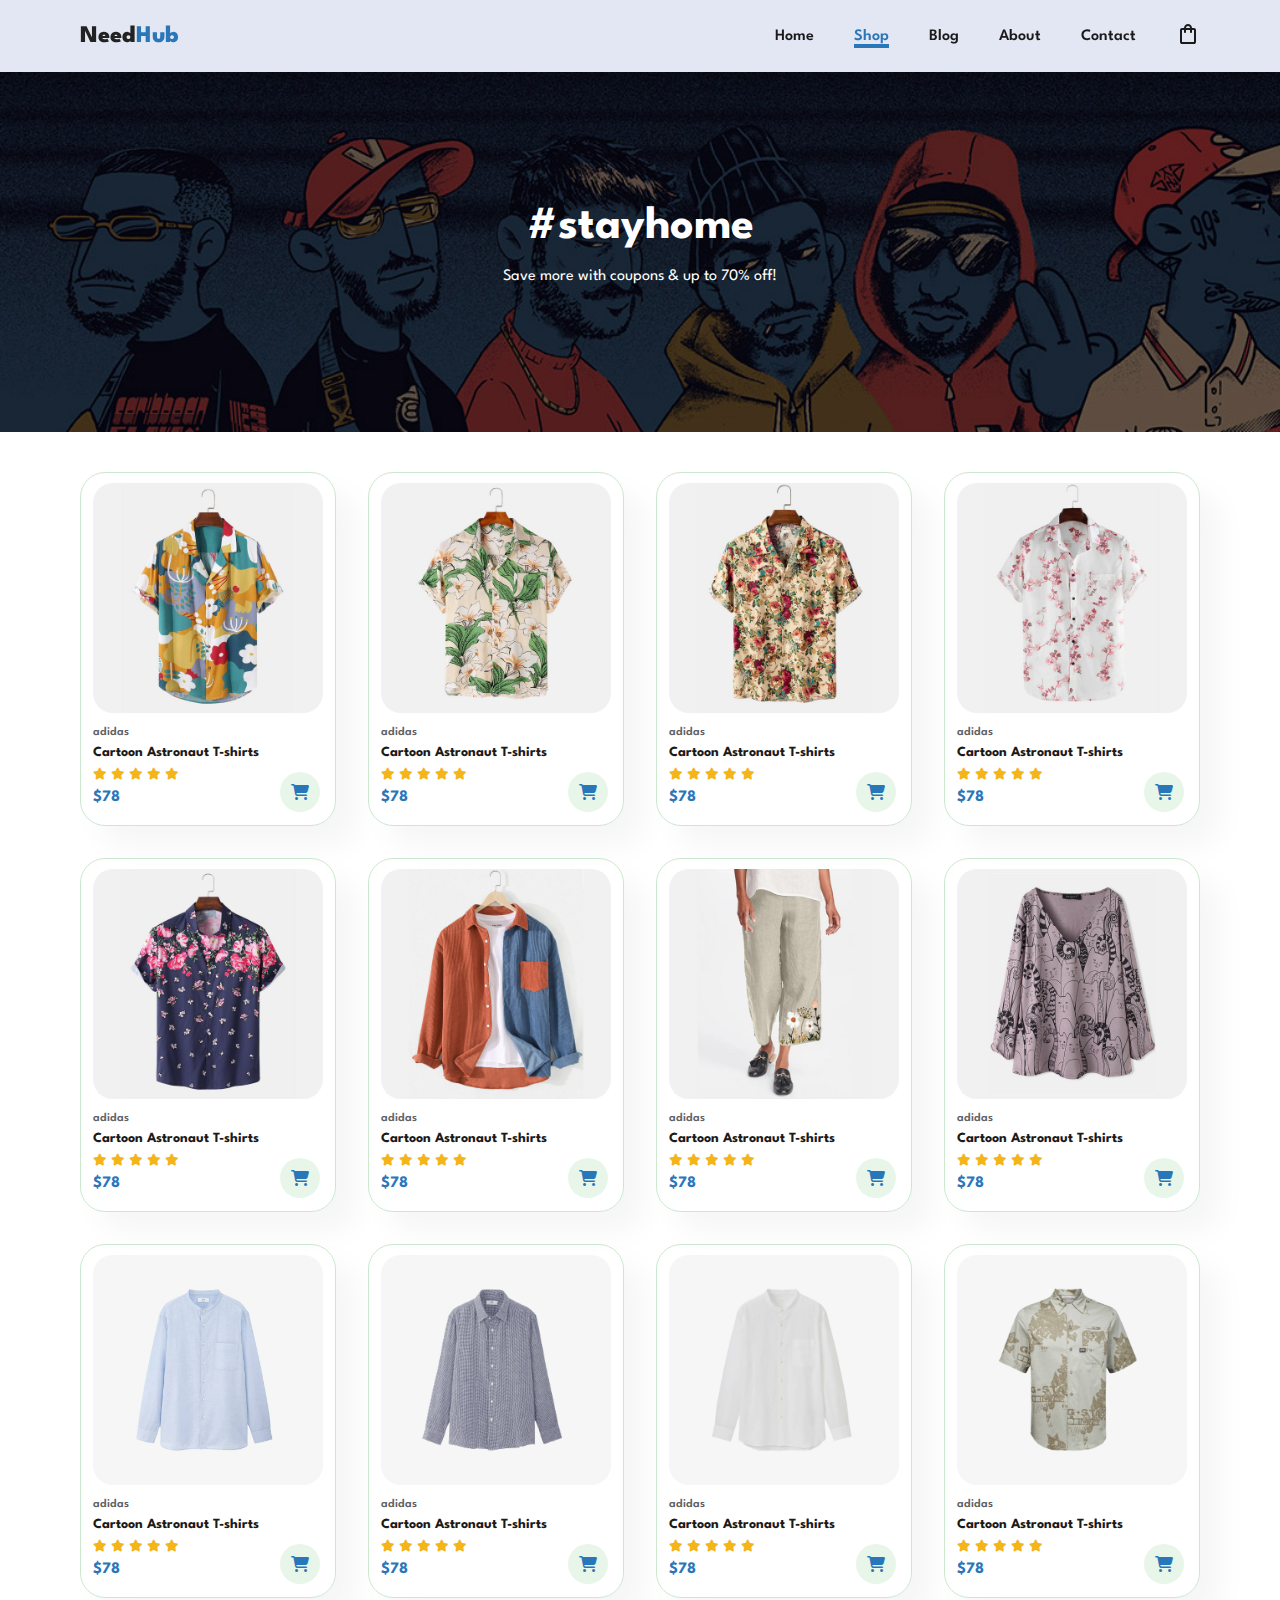
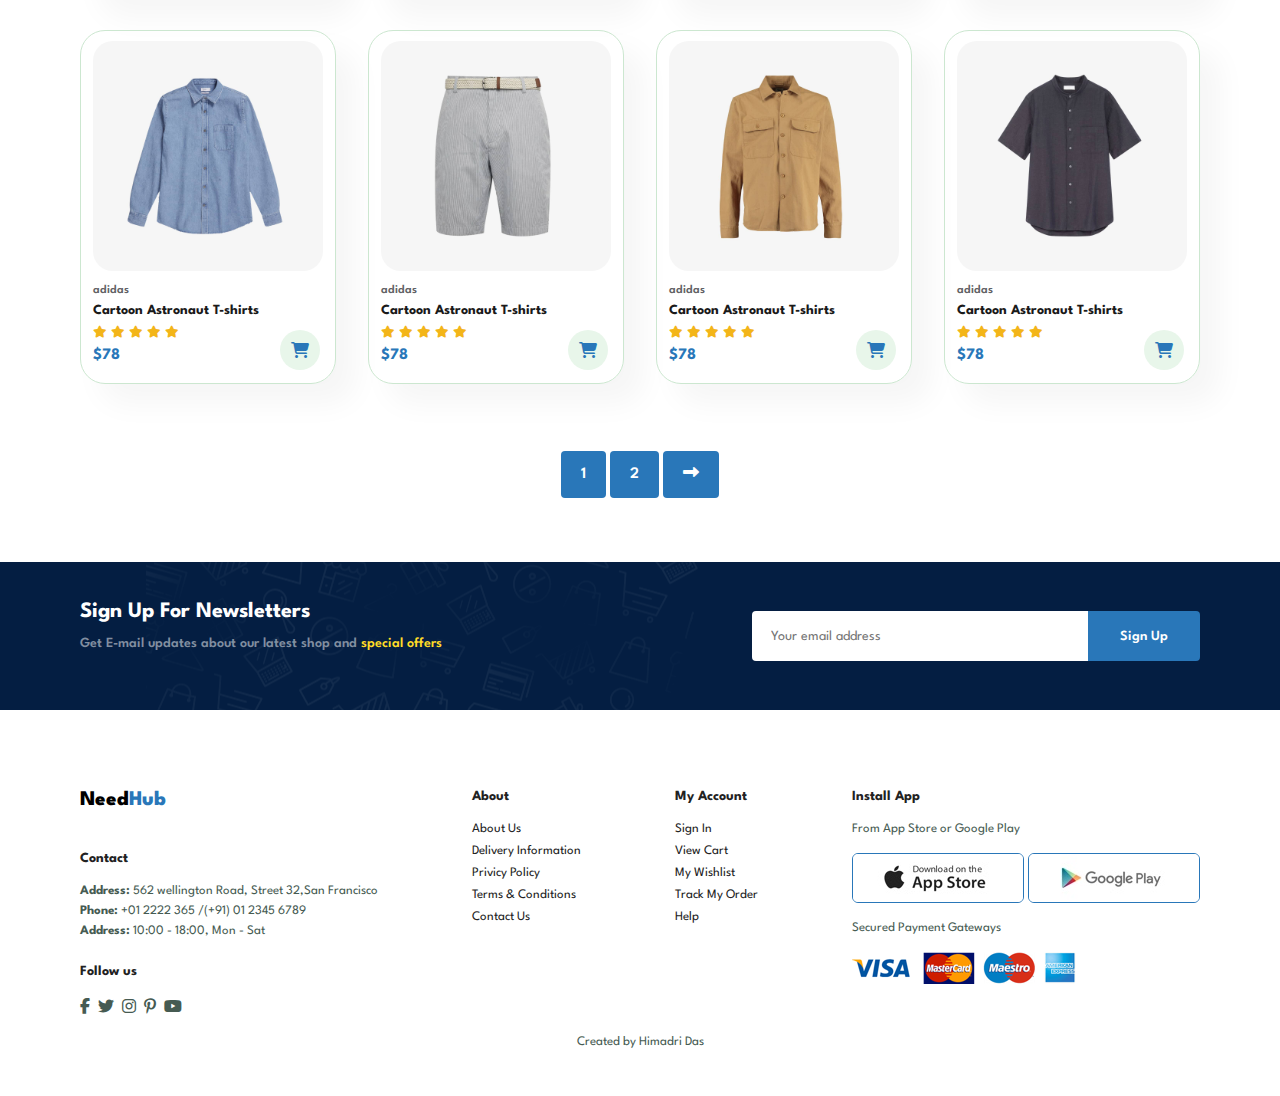
<file: shop.html>
<!DOCTYPE html>
<html lang="en">

    <head>
        <meta charset="UTF-8">
        <meta http-equiv="X-UA-Compatible" content="IE=edge">
        <meta name="viewport" content="width=device-width, initial-scale=1.0">
        <title>E-commerce website</title>
        <link rel="stylesheet" href="https://cdnjs.cloudflare.com/ajax/libs/font-awesome/6.4.2/css/all.min.css"/>
        <link rel="stylesheet" href="https://fonts.googleapis.com/css2?family=Material+Symbols+Outlined:opsz,wght,FILL,GRAD@20..48,100..700,0..1,-50..200" />
        <link rel="stylesheet" href="style.css">
    </head>

    <body>
        <section id="header">
            <a href="#"><h1>Need<span>Hub</span></h1></a>
            <div id="nav_container">
                <ul id="navbar" class="hide">
                    <li>
                        <a href="index.html">Home</a>
                        <i class="fa-solid fa-xmark bar  home"></i>
                    </li>
                    <li><a  class="active" href="shop.html">Shop</a></li>
                    <li><a href="blog.html">Blog</a></li>
                    <li><a href="about.html">About</a></li>
                    <li><a href="contact.html">Contact</a></li>
                    <li><a class="cart" id="lg-bag" href="cart.html"><i class="material-symbols-outlined ">shopping_bag</i></a></li>
                   
                </ul>
            </div>
            <div class="mobile">
                <a class="cart" href="cart.html"><i class="material-symbols-outlined ">shopping_bag</i></a>
                <i class="fas fa-outdent bar" ></i>
            </div>
        </section>

        <div class="padding"></div>
        <section id="page-header">
            <div class="hero_content">

                <h2>#stayhome</h2>

                <p>Save more with coupons & up to 70% off!</p>

            </div>
        </section>

        <section id="product1" class="section-p1">
            <div class="pro-container">
                <div class="product-items">
                    <div class="pro" onclick="window.location.href='sproduct.html'">
                        <img src="img/products/f1.jpg" alt="">
                        <div class="des">
                           <span>adidas</span>
                           <h5>Cartoon Astronaut T-shirts</h5>
                           <div class="star">
                               <i class="fas fa-star"></i>
                               <i class="fas fa-star"></i>
                               <i class="fas fa-star"></i>
                               <i class="fas fa-star"></i>
                               <i class="fas fa-star"></i>
                           </div>
                           <h4>$78</h4>
                        </div>
                        <a href="#"><i class="fas fa-shopping-cart cart1"></i></a>
                   </div>
                </div>
                <div class="product-items">
                    <div class="pro">
                        <img src="img/products/f2.jpg" alt="">
                        <div class="des">
                           <span>adidas</span>
                           <h5>Cartoon Astronaut T-shirts</h5>
                           <div class="star">
                               <i class="fas fa-star"></i>
                               <i class="fas fa-star"></i>
                               <i class="fas fa-star"></i>
                               <i class="fas fa-star"></i>
                               <i class="fas fa-star"></i>
                           </div>
                           <h4>$78</h4>
                        </div>
                        <a href="#"><i class="fas fa-shopping-cart cart1"></i></a>
                   </div>
                </div>
                <div class="product-items">
                    <div class="pro">
                        <img src="img/products/f3.jpg" alt="">
                        <div class="des">
                           <span>adidas</span>
                           <h5>Cartoon Astronaut T-shirts</h5>
                           <div class="star">
                               <i class="fas fa-star"></i>
                               <i class="fas fa-star"></i>
                               <i class="fas fa-star"></i>
                               <i class="fas fa-star"></i>
                               <i class="fas fa-star"></i>
                           </div>
                           <h4>$78</h4>
                        </div>
                        <a href="#"><i class="fas fa-shopping-cart cart1"></i></a>
                   </div>
                </div>
                <div class="product-items">
                    <div class="pro">
                        <img src="img/products/f4.jpg" alt="">
                        <div class="des">
                           <span>adidas</span>
                           <h5>Cartoon Astronaut T-shirts</h5>
                           <div class="star">
                               <i class="fas fa-star"></i>
                               <i class="fas fa-star"></i>
                               <i class="fas fa-star"></i>
                               <i class="fas fa-star"></i>
                               <i class="fas fa-star"></i>
                           </div>
                           <h4>$78</h4>
                        </div>
                        <a href="#"><i class="fas fa-shopping-cart cart1"></i></a>
                   </div>
                </div>
                <div class="product-items">
                    <div class="pro">
                        <img src="img/products/f5.jpg" alt="">
                        <div class="des">
                           <span>adidas</span>
                           <h5>Cartoon Astronaut T-shirts</h5>
                           <div class="star">
                               <i class="fas fa-star"></i>
                               <i class="fas fa-star"></i>
                               <i class="fas fa-star"></i>
                               <i class="fas fa-star"></i>
                               <i class="fas fa-star"></i>
                           </div>
                           <h4>$78</h4>
                        </div>
                        <a href="#"><i class="fas fa-shopping-cart cart1"></i></a>
                   </div>
                </div>
                <div class="product-items">
                    <div class="pro">
                        <img src="img/products/f6.jpg" alt="">
                        <div class="des">
                           <span>adidas</span>
                           <h5>Cartoon Astronaut T-shirts</h5>
                           <div class="star">
                               <i class="fas fa-star"></i>
                               <i class="fas fa-star"></i>
                               <i class="fas fa-star"></i>
                               <i class="fas fa-star"></i>
                               <i class="fas fa-star"></i>
                           </div>
                           <h4>$78</h4>
                        </div>
                        <a href="#"><i class="fas fa-shopping-cart cart1"></i></a>
                   </div>
                </div>
                <div class="product-items">
                    <div class="pro">
                        <img src="img/products/f7.jpg" alt="">
                        <div class="des">
                           <span>adidas</span>
                           <h5>Cartoon Astronaut T-shirts</h5>
                           <div class="star">
                               <i class="fas fa-star"></i>
                               <i class="fas fa-star"></i>
                               <i class="fas fa-star"></i>
                               <i class="fas fa-star"></i>
                               <i class="fas fa-star"></i>
                           </div>
                           <h4>$78</h4>
                        </div>
                        <a href="#"><i class="fas fa-shopping-cart cart1"></i></a>
                   </div>
                </div>
                <div class="product-items">
                    <div class="pro">
                        <img src="img/products/f8.jpg" alt="">
                        <div class="des">
                           <span>adidas</span>
                           <h5>Cartoon Astronaut T-shirts</h5>
                           <div class="star">
                               <i class="fas fa-star"></i>
                               <i class="fas fa-star"></i>
                               <i class="fas fa-star"></i>
                               <i class="fas fa-star"></i>
                               <i class="fas fa-star"></i>
                           </div>
                           <h4>$78</h4>
                        </div>
                        <a href="#"><i class="fas fa-shopping-cart cart1"></i></a>
                   </div>
                </div>
                <div class="product-items">
                    <div class="pro">
                        <img src="img/products/n1.jpg" alt="">
                        <div class="des">
                           <span>adidas</span>
                           <h5>Cartoon Astronaut T-shirts</h5>
                           <div class="star">
                               <i class="fas fa-star"></i>
                               <i class="fas fa-star"></i>
                               <i class="fas fa-star"></i>
                               <i class="fas fa-star"></i>
                               <i class="fas fa-star"></i>
                           </div>
                           <h4>$78</h4>
                        </div>
                        <a href="#"><i class="fas fa-shopping-cart cart1"></i></a>
                   </div>
                </div>
                <div class="product-items">
                    <div class="pro">
                        <img src="img/products/n2.jpg" alt="">
                        <div class="des">
                           <span>adidas</span>
                           <h5>Cartoon Astronaut T-shirts</h5>
                           <div class="star">
                               <i class="fas fa-star"></i>
                               <i class="fas fa-star"></i>
                               <i class="fas fa-star"></i>
                               <i class="fas fa-star"></i>
                               <i class="fas fa-star"></i>
                           </div>
                           <h4>$78</h4>
                        </div>
                        <a href="#"><i class="fas fa-shopping-cart cart1"></i></a>
                   </div>
                </div>
                <div class="product-items">
                    <div class="pro">
                        <img src="img/products/n3.jpg" alt="">
                        <div class="des">
                           <span>adidas</span>
                           <h5>Cartoon Astronaut T-shirts</h5>
                           <div class="star">
                               <i class="fas fa-star"></i>
                               <i class="fas fa-star"></i>
                               <i class="fas fa-star"></i>
                               <i class="fas fa-star"></i>
                               <i class="fas fa-star"></i>
                           </div>
                           <h4>$78</h4>
                        </div>
                        <a href="#"><i class="fas fa-shopping-cart cart1"></i></a>
                   </div>
                </div>
                <div class="product-items">
                    <div class="pro">
                        <img src="img/products/n4.jpg" alt="">
                        <div class="des">
                           <span>adidas</span>
                           <h5>Cartoon Astronaut T-shirts</h5>
                           <div class="star">
                               <i class="fas fa-star"></i>
                               <i class="fas fa-star"></i>
                               <i class="fas fa-star"></i>
                               <i class="fas fa-star"></i>
                               <i class="fas fa-star"></i>
                           </div>
                           <h4>$78</h4>
                        </div>
                        <a href="#"><i class="fas fa-shopping-cart cart1"></i></a>
                   </div>
                </div>
                <div class="product-items">
                    <div class="pro">
                        <img src="img/products/n5.jpg" alt="">
                        <div class="des">
                           <span>adidas</span>
                           <h5>Cartoon Astronaut T-shirts</h5>
                           <div class="star">
                               <i class="fas fa-star"></i>
                               <i class="fas fa-star"></i>
                               <i class="fas fa-star"></i>
                               <i class="fas fa-star"></i>
                               <i class="fas fa-star"></i>
                           </div>
                           <h4>$78</h4>
                        </div>
                        <a href="#"><i class="fas fa-shopping-cart cart1"></i></a>
                   </div>
                </div>
                <div class="product-items">
                    <div class="pro">
                        <img src="img/products/n6.jpg" alt="">
                        <div class="des">
                           <span>adidas</span>
                           <h5>Cartoon Astronaut T-shirts</h5>
                           <div class="star">
                               <i class="fas fa-star"></i>
                               <i class="fas fa-star"></i>
                               <i class="fas fa-star"></i>
                               <i class="fas fa-star"></i>
                               <i class="fas fa-star"></i>
                           </div>
                           <h4>$78</h4>
                        </div>
                        <a href="#"><i class="fas fa-shopping-cart cart1"></i></a>
                   </div>
                </div>
                <div class="product-items">
                    <div class="pro">
                        <img src="img/products/n7.jpg" alt="">
                        <div class="des">
                           <span>adidas</span>
                           <h5>Cartoon Astronaut T-shirts</h5>
                           <div class="star">
                               <i class="fas fa-star"></i>
                               <i class="fas fa-star"></i>
                               <i class="fas fa-star"></i>
                               <i class="fas fa-star"></i>
                               <i class="fas fa-star"></i>
                           </div>
                           <h4>$78</h4>
                        </div>
                        <a href="#"><i class="fas fa-shopping-cart cart1"></i></a>
                   </div>
                </div>
                <div class="product-items">
                    <div class="pro">
                        <img src="img/products/n8.jpg" alt="">
                        <div class="des">
                           <span>adidas</span>
                           <h5>Cartoon Astronaut T-shirts</h5>
                           <div class="star">
                               <i class="fas fa-star"></i>
                               <i class="fas fa-star"></i>
                               <i class="fas fa-star"></i>
                               <i class="fas fa-star"></i>
                               <i class="fas fa-star"></i>
                           </div>
                           <h4>$78</h4>
                        </div>
                        <a href="#"><i class="fas fa-shopping-cart cart1"></i></a>
                   </div>
                </div>
            </div>
        </section>

        <section id="pageination" class="section-p1">
            <a href="#">1</a>
            <a href="#">2</a>
            <a href="#"><i class="fa-solid fa-right-long"></i></a>
        </section>
        <section id="newsletter" class="section-p1 section-m1">
            <div class="newtext">
                <h4>Sign Up For Newsletters</h4>
                <p>Get E-mail updates about our latest shop and <span>special offers</span></p>
            </div>
            <div class="form">
                <input type="text" placeholder="Your email address">
                <button class="normal">Sign Up</button>
            </div>
        </section>

        <footer class="section-p1">
            <div class="info">
                <div class="col">
                    <a href="#"><h3>Need<span>Hub</span></h3></a>
                    <h4>Contact</h4>
                    <p><strong>Address: </strong> 562 wellington Road, Street 32,San Francisco</p>
                    <p><strong>Phone: </strong> +01 2222 365 /(+91) 01 2345 6789</p>
                    <p><strong>Address: </strong> 10:00 - 18:00, Mon - Sat</p>
                    <div class="follow">
                        <h4>Follow us</h4>
                        <div class="icon">
                            <i class="fab fa-facebook-f"></i>
                            <i class="fab fa-twitter"></i>
                            <i class="fab fa-instagram"></i>
                            <i class="fab fa-pinterest-p"></i>
                            <i class="fab fa-youtube"></i>
                        </div>
                    </div>
                </div>
                <div class="col">
                    <h4>About</h4>
                    <a href="#">About Us</a>
                    <a href="#">Delivery Information</a>
                    <a href="#">Privicy Policy</a>
                    <a href="#">Terms & Conditions</a>
                    <a href="#">Contact Us</a>
                </div>
                <div class="col">
                    <h4>My Account</h4>
                    <a href="#">Sign In</a>
                    <a href="#">View Cart</a>
                    <a href="#">My Wishlist</a>
                    <a href="#">Track My Order</a>
                    <a href="#">Help</a>
                </div>
                <div class="col install">
                    <h4>Install App</h4>
                    <p>From App Store or Google Play</p>
                    <div class="row">
                        <img src="img/pay/app.jpg" alt="">
                        <img src="img/pay/play.jpg" alt="">
                    </div>
                    <p>Secured Payment Gateways</p>
                    <img src="img/pay/pay.png" alt="">
                </div>
            </div>

            <div class="copyright">
                <p>Created by Himadri Das</p>
            </div>
        </footer>
        <script src="script.js"></script>
    </body>

</html>
</file>
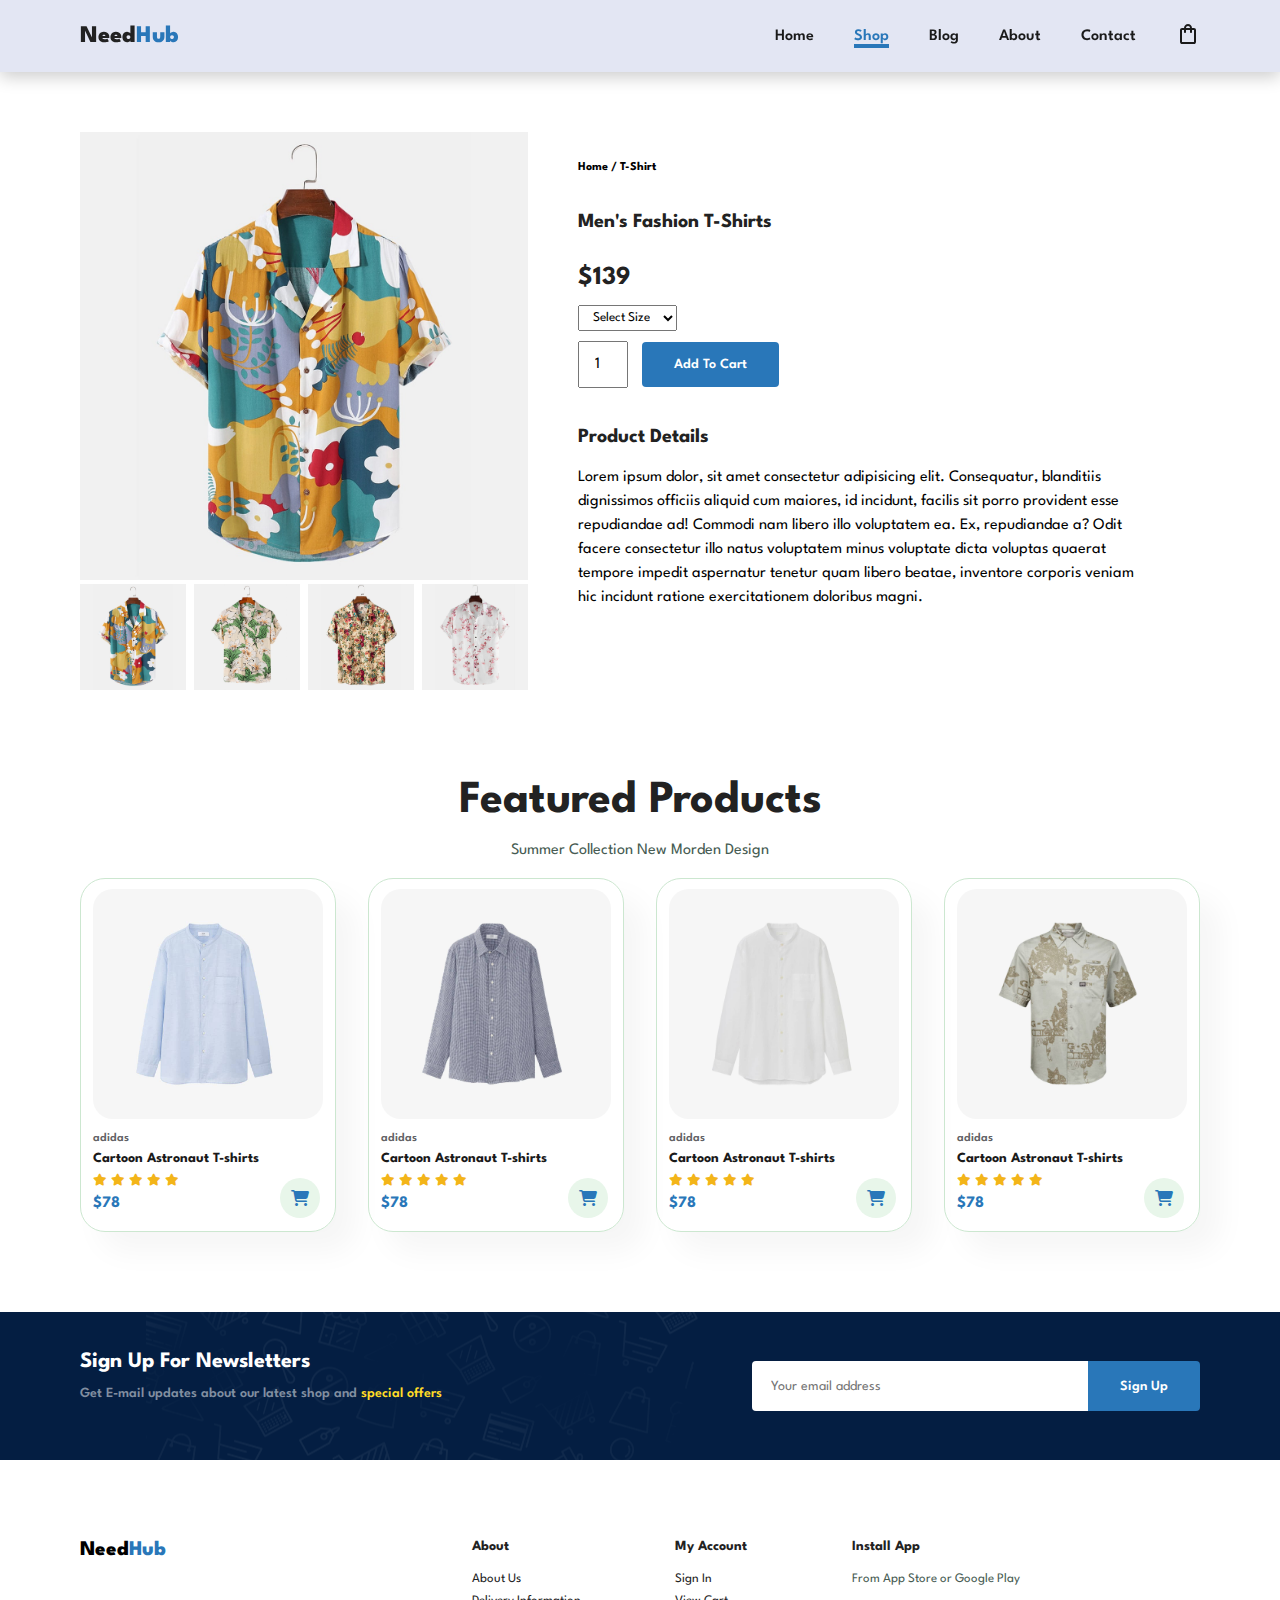
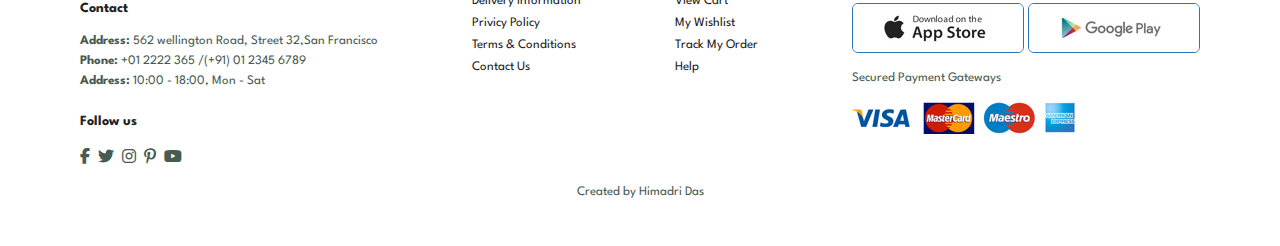
<file: sproduct.html>
<!DOCTYPE html>
<html lang="en">

    <head>
        <meta charset="UTF-8">
        <meta http-equiv="X-UA-Compatible" content="IE=edge">
        <meta name="viewport" content="width=device-width, initial-scale=1.0">
        <title>E-commerce website</title>
        <link rel="stylesheet" href="https://cdnjs.cloudflare.com/ajax/libs/font-awesome/6.4.2/css/all.min.css"/>
        <link rel="stylesheet" href="https://fonts.googleapis.com/css2?family=Material+Symbols+Outlined:opsz,wght,FILL,GRAD@20..48,100..700,0..1,-50..200" />
        <link rel="stylesheet" href="style.css">
    </head>

    <body>
        <section id="header">
            <a href="#"><h1>Need<span>Hub</span></h1></a>
            <div id="nav_container">
                <ul id="navbar" class="hide">
                    <li>
                        <a href="index.html">Home</a>
                        <i class="fa-solid fa-xmark bar  home"></i>
                    </li>
                    <li><a  class="active" href="shop.html">Shop</a></li>
                    <li><a href="blog.html">Blog</a></li>
                    <li><a href="about.html">About</a></li>
                    <li><a href="contact.html">Contact</a></li>
                    <li><a class="cart" id="lg-bag" href="cart.html"><i class="material-symbols-outlined ">shopping_bag</i></a></li>
                   
                </ul>
            </div>
            <div class="mobile">
                <a class="cart" href="cart.html"><i class="material-symbols-outlined ">shopping_bag</i></a>
                <i class="fas fa-outdent bar" ></i>
            </div>
        </section>

        <div class="padding"></div>
        
        <section id="prodetails" class="section-p1">
            <div class="single-pro-img">
                <img src="img/products/f1.jpg" width="100%" id="mainImg" alt="">
                <div class="small-img-grp">
                    <div class="smallimg-col">
                        <img src="img/products/f1.jpg" width="100%" class="small-img" alt="">
                    </div>
                    <div class="smallimg-col">
                        <img src="img/products/f2.jpg" width="100%" class="small-img" alt="">
                    </div>
                    <div class="smallimg-col">
                        <img src="img/products/f3.jpg" width="100%" class="small-img" alt="">
                    </div>
                    <div class="smallimg-col">
                        <img src="img/products/f4.jpg" width="100%" class="small-img" alt="">
                    </div>
                </div>
            </div>

            <div class="single-pro-details">
                <h6>Home / T-Shirt</h6>
                <h4>Men's Fashion T-Shirts</h4>
                <h2>$139</h2>
                <select name="size" id="size">
                    <option>Select Size</option>
                    <option value="XL">XL</option>
                    <option value="XXL">XXL</option>
                    <option value="S">Small</option>
                    <option value="L">Large</option>
                </select>
                <input type="number" value="1">
                <button class="normal">Add To Cart </button>
                <h4>Product Details</h4>
                <span>Lorem ipsum dolor, sit amet consectetur adipisicing elit. Consequatur, blanditiis dignissimos officiis aliquid cum maiores, id incidunt, facilis sit porro provident esse repudiandae ad! Commodi nam libero illo voluptatem ea.
                Ex, repudiandae a? Odit facere consectetur illo natus voluptatem minus voluptate dicta voluptas quaerat tempore impedit aspernatur tenetur quam libero beatae, inventore corporis veniam hic incidunt ratione exercitationem doloribus magni.</span>
            </div>
        </section>

        <section id="product1" class="section-p1">
            <h2>Featured Products</h2>
            <p>Summer Collection New Morden Design</p>
            <div class="pro-container">
                <div class="product-items">
                    <div class="pro">
                        <img src="img/products/n1.jpg" alt="">
                        <div class="des">
                           <span>adidas</span>
                           <h5>Cartoon Astronaut T-shirts</h5>
                           <div class="star">
                               <i class="fas fa-star"></i>
                               <i class="fas fa-star"></i>
                               <i class="fas fa-star"></i>
                               <i class="fas fa-star"></i>
                               <i class="fas fa-star"></i>
                           </div>
                           <h4>$78</h4>
                        </div>
                        <a href="#"><i class="fas fa-shopping-cart cart1"></i></a>
                   </div>
                </div>
                <div class="product-items">
                    <div class="pro">
                        <img src="img/products/n2.jpg" alt="">
                        <div class="des">
                           <span>adidas</span>
                           <h5>Cartoon Astronaut T-shirts</h5>
                           <div class="star">
                               <i class="fas fa-star"></i>
                               <i class="fas fa-star"></i>
                               <i class="fas fa-star"></i>
                               <i class="fas fa-star"></i>
                               <i class="fas fa-star"></i>
                           </div>
                           <h4>$78</h4>
                        </div>
                        <a href="#"><i class="fas fa-shopping-cart cart1"></i></a>
                   </div>
                </div>
                <div class="product-items">
                    <div class="pro">
                        <img src="img/products/n3.jpg" alt="">
                        <div class="des">
                           <span>adidas</span>
                           <h5>Cartoon Astronaut T-shirts</h5>
                           <div class="star">
                               <i class="fas fa-star"></i>
                               <i class="fas fa-star"></i>
                               <i class="fas fa-star"></i>
                               <i class="fas fa-star"></i>
                               <i class="fas fa-star"></i>
                           </div>
                           <h4>$78</h4>
                        </div>
                        <a href="#"><i class="fas fa-shopping-cart cart1"></i></a>
                   </div>
                </div>
                <div class="product-items">
                    <div class="pro">
                        <img src="img/products/n4.jpg" alt="">
                        <div class="des">
                           <span>adidas</span>
                           <h5>Cartoon Astronaut T-shirts</h5>
                           <div class="star">
                               <i class="fas fa-star"></i>
                               <i class="fas fa-star"></i>
                               <i class="fas fa-star"></i>
                               <i class="fas fa-star"></i>
                               <i class="fas fa-star"></i>
                           </div>
                           <h4>$78</h4>
                        </div>
                        <a href="#"><i class="fas fa-shopping-cart cart1"></i></a>
                   </div>
                </div>
            </div>
        </section>
        <section id="newsletter" class="section-p1 section-m1">
            <div class="newtext">
                <h4>Sign Up For Newsletters</h4>
                <p>Get E-mail updates about our latest shop and <span>special offers</span></p>
            </div>
            <div class="form">
                <input type="text" placeholder="Your email address">
                <button class="normal">Sign Up</button>
            </div>
        </section>

        <footer class="section-p1">
            <div class="info">
                <div class="col">
                    <a href="#"><h3>Need<span>Hub</span></h3></a>
                    <h4>Contact</h4>
                    <p><strong>Address: </strong> 562 wellington Road, Street 32,San Francisco</p>
                    <p><strong>Phone: </strong> +01 2222 365 /(+91) 01 2345 6789</p>
                    <p><strong>Address: </strong> 10:00 - 18:00, Mon - Sat</p>
                    <div class="follow">
                        <h4>Follow us</h4>
                        <div class="icon">
                            <i class="fab fa-facebook-f"></i>
                            <i class="fab fa-twitter"></i>
                            <i class="fab fa-instagram"></i>
                            <i class="fab fa-pinterest-p"></i>
                            <i class="fab fa-youtube"></i>
                        </div>
                    </div>
                </div>
                <div class="col">
                    <h4>About</h4>
                    <a href="#">About Us</a>
                    <a href="#">Delivery Information</a>
                    <a href="#">Privicy Policy</a>
                    <a href="#">Terms & Conditions</a>
                    <a href="#">Contact Us</a>
                </div>
                <div class="col">
                    <h4>My Account</h4>
                    <a href="#">Sign In</a>
                    <a href="#">View Cart</a>
                    <a href="#">My Wishlist</a>
                    <a href="#">Track My Order</a>
                    <a href="#">Help</a>
                </div>
                <div class="col install">
                    <h4>Install App</h4>
                    <p>From App Store or Google Play</p>
                    <div class="row">
                        <img src="img/pay/app.jpg" alt="">
                        <img src="img/pay/play.jpg" alt="">
                    </div>
                    <p>Secured Payment Gateways</p>
                    <img src="img/pay/pay.png" alt="">
                </div>
            </div>

            <div class="copyright">
                <p>Created by Himadri Das</p>
            </div>
        </footer>
        <script src="script.js"></script>
        <script src="script2.js"></script>
    </body>

</html>
</file>
<file: style.css>
@import url("https://fonts.googleapis.com/css2?family=Spartan:wght@100;200;300;400;500;600;700;800;900&display=swap");
* {
  margin: 0;
  padding: 0;
  box-sizing: border-box;
  font-family: "Spartan", sans-serif;
}

html {
  scroll-behavior: smooth;
}

/* Global Styles */

h1 {
  font-size: 50px;
  line-height: 64px;
  color: #222;
}

h2 {
  font-size: 46px;
  line-height: 54px;
  color: #222;
}

h4 {
  font-size: 20px;
  color: #222;
}

h6 {
  font-weight: 700;
  font-size: 12px;
}

p {
  font-size: 16px;
  color: #465b52;
  margin: 15px 0 20px 0;
}

.section-p1 {
  padding: 40px 80px;
}

.section-m1 {
  margin: 40px 0;
}

button.normal{
  font-size: 14px;
  font-weight: 600;
  padding: 1rem 2rem;
  color: black ;
  background-color: white;
  border-radius: 4px;
  cursor: pointer;
  border: none;
  outline: none;
  transition: 0.2s ;
}
button.white{
  font-size: 13px;
  font-weight: 500;
  padding: 11px 18px;
  color: white ;
  background-color: transparent;
  /* border-radius: 4px; */
  cursor: pointer;
  border: 1px solid white;
  outline: none;
  transition: 0.2s ;
}
body {
  width: 100%;
  position: relative;
}

/* header start */
#header{
  width: 100%;
  height: 4.5rem;
  display: flex;
  justify-content: space-between;
  align-items: center;
  padding: 1.25rem 5rem;
  background-color: #e3e6f3;
  box-shadow: 0 5px 16px rgba(0, 0, 0, 0.2);
  position: fixed;
  top: 0;
  z-index: 5;
}
#header>a h1{
  font-size: 1.5rem;
  font-weight: 800;

}
#header>a{
  text-decoration: none;
}
#header span{
  color: #2977b9;
}
.hide{
  display: flex;
  list-style: none;
  gap: 2.5rem;
  align-items: center;
  justify-content: center;
}

#navbar li a{
  text-decoration: none;
  font-size: 1rem;
  font-weight: 600;
  color: #1a1a1a;
  position: relative;
  border-bottom: 0.25rem transparent solid;  
  transition: all 0.3s ease;
}
#navbar li .cart{
  border-bottom: none;
}
#navbar li .cart:hover{
  border-bottom: none;
}
#navbar li a:hover,
#navbar li a.active
{
  color: #2977b9;
  border-bottom: 0.25rem #2977b9 solid;  
}


.mobile{
  display: none;
  align-items: center;
}

.home{
  display: none;
}
#header .bar{
  font-size: 1.25rem;
  color: #1a1a1a;
  padding-left: 15px;
  cursor: pointer;
}


/* Hero section */
.padding{
  width: 100%;
  height: 4.5rem;
}
#hero{
  width: 100%;
  height: 100vh;
  display: flex;
  align-items: center;
  background-position: top 25% right 0;
  background-image: url("img/hero4.png");
  background-size: cover;
  padding: 16rem 5rem;
}
#hero h4{
  padding-bottom: 1rem;
}
#hero h1{
  padding-bottom: 1rem;
  color: #2977b9;
}
#hero button{
  background-image: url("img/button.png");
  background-color: transparent;
  color: #2977b9;
  border: none;
  padding: 14px 5rem 14px 65px;
  /* background-size: cover; */
  background-repeat: no-repeat;
  cursor: pointer;
  font-weight: 700;
  font-size: 1rem;
}

/* feature section */
#feature{
display: grid;
grid-template-columns: repeat(auto-fit, minmax(150px,1fr));
gap: 1rem;
/* padding: 0 2rem; */
}

.grid-items{
 display: flex;
 justify-content: center;
}
#feature .fe-box{
  width: 180px;
  text-align: center;
  padding: 25px 15px ;
  box-shadow: 0px 0px 34px rgba(0, 0, 0, 0.2);
  border: 1px solid #cce7d0;
  border-radius: 5px;
  /* margin: 1rem 0; */
  transition: all 0.2s ease;
}
#feature .fe-box:hover{
  box-shadow: 0px 0px 42px rgba(0, 0, 0, 0.4);
}

#feature .fe-box img{
  width: 100%;
  margin-bottom: 10px;
}
#feature .fe-box h6{
  display: inline-block;
  padding: 9px 8px 6px 8px;
  line-height: 1;
  border-radius: 5px;
  color: #2977b9;

  background-color: #d1e8f2;
}
#feature .grid-items:nth-child(2) h6{
  
  background-color: #fddde4;
}
#feature .grid-items:nth-child(3) h6{
  background-color: #cdebbc;
}
#feature .grid-items:nth-child(4) h6{
  background-color: #cdd4f8;
}
#feature .grid-items:nth-child(5) h6{
  background-color: #f6dbf6;
}
#feature .grid-items:nth-child(6) h6{
  background-color: #fff2e5;
}

/* Product section */

#product1{
  text-align: center;
}
#product1 .pro{
  /* width: 23%;
  min-width: 300px; */
  padding: 10px 12px;
  border: 1px solid #cce7d0;
  border-radius: 25px;
  cursor: pointer;
  box-shadow: 20px 20px 30px rgba(0, 0, 0, 0.04);
  transition: all 0.2s ease;
  position: relative;
}

#product1 .pro:hover{
  box-shadow: 20px 20px 30px rgba(0, 0, 0, 0.08);
}
#product1 .pro img{
  width: 100%;
  border-radius: 20px;
}

#product1 .pro .des{
  text-align: start;
  padding-block: 10px;
  display: flex;
  flex-direction: column;
  gap: 0.5rem;

}

#product1 .pro .des span{
  color: #606063;
  font-size: 12px;
  font-weight: 600;
}

#product1 .pro .des  h5{
  color: #1a1a1a;
  font-size: 14px;
}

#product1 .pro .des  .star i{
  font-size: 12px;
  color: rgb(243, 181, 25);
}

#product1 .pro .des  h4{
  font-size: 1rem;
  font-weight: 700;
  color: #2977b9;
}

#product1 .pro .cart1{
  width: 2.5rem;
  height: 2.5rem;
  line-height: 2.5rem;
  border-radius: 3rem;
  background-color: #e8f6ea;
  font-weight: 600;
  position: absolute;
  top: 85%;
  right: 6%;

  color: #2977b9;
}

.pro-container{
  display: grid;
  width: 100%;
  grid-template-columns: repeat(auto-fit,minmax(250px,1fr));
  gap: 2rem;
}
.product-items{
  display: flex;
  justify-content: center;
  align-items: center;
}

/* banner section */

#banner{
  display: flex;
  flex-direction: column;
  justify-content: center;
  align-items: center;
  text-align: center;
  background-image: url("img/banner/b2.jpg");
  width: 100%;
  height: 40vh;
  background-size: cover;
  background-position: center;
}

#banner h4{
  color: white;
  font-size: 1rem;

}
#banner h2{
  color: white;
  font-size: 2rem;
  padding: 10px 0;
}
#banner h2 span{
  color: #ef3636;

}

#banner button:hover{
  background-color: #2977b9;
  color: white;
}

/* banner3 sections */

#banner3 .banner-box{
  display: flex;
  flex-direction: column;
  justify-content: center;
  align-items: flex-start;
  background-image: url("img/banner/b7.jpg");
  max-width: 440px;
  width: 100%;
  min-height: 30vh;
  background-size: cover;
  background-position: center; 
  padding: 20px;
  /* margin-bottom: 20px; */

}
#banner3 .banner-box2{
  background-image: url("img/banner/b4.jpg");
}
#banner3 .banner-box3{
  background-image: url("img/banner/b18.jpg");
}

#banner3  h2{
  color: white;
  font-weight: 900;
  font-size: 22px;
}
#banner3  h3{
  color: #ec544e;
  font-weight: 900;
  font-size: 15px;
}

#banner3{
  display: grid;
  grid-template-columns: repeat(auto-fit,minmax(440px,1fr));
  width: 100%;
  gap: 1rem;
  padding-inline: 5rem;
}

#banner3 .banner3-items{
  display: flex;
  justify-content: center;
  /* padding-block: 2rem ; */
  margin-bottom: 1rem;
}

/* newsletter section */

#newsletter{
  display: flex;
  justify-content: space-between;
  flex-wrap: wrap;
  align-items: center;
  background-image: url("img/banner/b14.png");
  background-repeat: no-repeat;
  background-position: 20% 30%;
  background-color: #041e42;
}
#newsletter h4{
  font-size: 22px;
  font-weight: 700;
  color: white;
  
}
#newsletter p{
  font-size: 14px;
  font-weight: 600;
  color: #818ea0;
  
}
#newsletter p span{
  color: #ffdb27;
}

#newsletter input{
  height: 3.125rem;
  padding: 0 1.25em;
  font-size: 14px;
  width: 100%;
  border: 1px solid transparent;
  border-radius: 4px;
  border-top-right-radius: 0;
  border-bottom-right-radius: 0;
  outline: none;
}

#newsletter button{
  background-color: #2977b9;
  color: white;
  white-space: nowrap;
  border-top-left-radius: 0;
  border-bottom-left-radius: 0;
}
#newsletter .form{
  display: flex;
  width: 40%;
}

/* footer section */
.col>a h3{
  font-size: 1.3rem;
  font-weight: 800;
  color: black;
  margin-bottom: 2rem;
}
.col>a{
  text-decoration: none;
}
.col span{
  color: #2977b9;
}

footer .info{
  display: flex;
  flex-wrap: wrap;
  justify-content: space-between;
}
footer .col{
  display: flex;
  flex-direction: column;
  align-items: flex-start;
  margin-bottom: 20px;
}

footer h4{
  font-size: 14px;
  padding-bottom: 20px;
}

footer p{
  font-size: 13px;
  margin: 0 0 8px 0;
}

footer a{
  font-size: 13px;
  color: #222;
  margin-bottom: 10px;
}

.copyright{
  text-align: center;
}

footer .follow{
  margin-top: 20px;
}
footer .follow i{
  color: #465b52;
  padding-right: 4px;
  cursor: pointer;
}

footer .install .row img{
  border:1px solid #2977b9;
  border-radius: 6px;
}

footer .install img{
  margin: 10px 0 15px 0;
}

footer .follow i,footer a{
  transition: all 0.1s linear;
}
footer .follow i:hover,footer a:hover{
  color: #2977b9;
  transform: scale(1.05);
}


/* MAKING RESPONSIVE */

@media (max-width:799px){
  .hide {
    display: flex;
    flex-direction: column;
    list-style: none;
    gap: 1.25rem;
    align-items: flex-start;
    justify-content: flex-start;
    position: fixed;
    top: 0;
    right: -300px;
    height: 100vh;
    width: 300px;
    background-color: #e3e6f3;
    box-shadow: 0 40px 60px rgba(0, 0, 0, 0.2);
    padding: 3.5rem 0 0 2rem;
    transition: all 0.3s ease;
}
  .show {
    right: 0;
}

#navbar .home{
  margin-left: 10rem;
  display: initial;
}
.mobile{
  display: flex;
  align-items: center;
}

#lg-bag{
  display: none;

}
#hero {
    width: 100%;
    height: 70vh;
    display: flex;
    align-items: center;
    background-position: top 30% right 30%;
    background-image: url("img/hero4.png");
    background-size: cover;
    padding: 16rem 5rem;
}
#feature {
  display: flex;
  justify-content: center;
  align-items: center;
  flex-wrap: wrap;
}
#feature .fe-box {
  width: 180px;
  text-align: center;
  padding: 25px 15px;
  box-shadow: 0px 0px 34px rgba(0, 0, 0, 0.2);
  border: 1px solid #cce7d0;
  border-radius: 5px;
  transition: all 0.2s ease;
}
#banner {
height: 20vh;
}

#banner .normal{
  padding: 0.5rem 1rem;
}

#banner h2{
  font-size: 1.75rem;
}

#banner3{
  display: grid;
  grid-template-columns: repeat(auto-fit,minmax(170px,1fr));
  width: 100%;
  gap: 1rem;
  padding-inline: 5rem;
  
}
#newsletter .form {
  width: 70%;
}

}

@media (max-width:477px){
  #header{
    padding: 10px 30px;
  }

  #hero{
    padding: 1rem;
  }
  h2{
    font-size: 2rem;
  }
  h1{
    font-size: 38px;
  }
  #hero button{
    height: 40%;
    width: 50%;
    font-size: 0.75rem;
  }
  .section-p1 {
    padding-inline: 20px;
}
#feature{
  display: grid;
  grid-template-columns: repeat(auto-fit, minmax(150px,1fr));
  gap: 1rem;
  }
  #banner {
    height: 40vh;
}
#newsletter .form {

  width: 90%;
}
}

/* Shop page */
#page-header{
  background-image: url("img/banner/b1.jpg");
  width: 100%;
  height: 40vh;
  background-size: cover;
  display: flex;
  justify-content: center;
  text-align: center;
  flex-direction: column;
  padding: 14px;

}

#page-header h2,
#page-header p{
  color: white;
}

#pageination{
  text-align: center;
}

#pageination a{
  text-decoration: none;
  background-color: #2977b9;
  padding: 1rem 1.25rem;
  border-radius: 4px;
  color: #fff;
  font-weight: 600;
}

/* single product */
#prodetails{
display: flex;
margin-top: 20px;
}

#prodetails .single-pro-img{
  width: 40%;
  margin-right: 50px;
}
.small-img-grp{
  display: flex;
  gap: 0.5rem;
  justify-content: space-between;
}  

.smallimg-col{
  cursor: pointer;
}
#prodetails .single-pro-details{
  width: 50%;
  padding-top: 30px;
}
#prodetails .single-pro-details h4{
  padding: 2.5rem  0 1.25rem 0;
}
#prodetails .single-pro-details h2{
  font-size: 26px;
}
#prodetails .single-pro-details select{
  display: block;
  padding: 5px 10px;
  margin-bottom: 10px;
}

#prodetails .single-pro-details input{
  width: 50px;
  height: 47px;
  padding-left: 15px;
  font-size: 1rem;
  margin-right: 10px;
}
#prodetails .single-pro-details input:focus{
  outline: none;
}
#prodetails .single-pro-details button{
  background-color: #2977b9;
  color: white;
}
#prodetails .single-pro-details span{
  line-height: 1.5rem;
}

@media (max-width:799px){
#prodetails {
    padding-inline:2rem;
}
  #prodetails .single-pro-details h4{
    padding: 0.5rem 0 0 0;
    font-size: 1rem;
  }
  #prodetails .single-pro-details h2{
    font-size: 1.25rem;
  }
  
  #prodetails .single-pro-details span{
   font-size: 0.75rem;
   line-height: 5px;
  }
  #prodetails .single-pro-details {
    padding-top:0;
}
}

@media (max-width:477px){
  /* single product */
  #prodetails {
    display: grid;
    grid-template-columns: repeat(auto-fit,minmax(200px,1fr));

}
#prodetails .single-pro-img {
  width: 100%;
  margin-right: 0;
}
#prodetails .single-pro-details {
  width: 100%;
  padding-top: 30px;
}
#prodetails {
  padding-inline: 1rem;
}
}


/* blog page */

#page-header.blog-header{
  background-image: url("img/banner/b19.jpg");
}

#blog{
  padding: 9.5rem 9.5rem 0 9.5rem;
}
#blog .blog-box{
  display: flex;
  align-items: center;
  width: 100%;
  position: relative;
  padding-bottom: 90px;
}
#blog .blog-img{
  width: 50%;
  margin-right: 40PX
}

#blog img{
  width: 100%;
  height: 350px;
  object-fit: cover;

}

#blog .blog-details{
  width: 50%;
}

#blog .blog-details a{
  text-decoration: none;
  font-size: 11px;
  color: black;
  font-weight: 700;
  position: relative;
  transition: 0.3s;
}
#blog .blog-details a::after{
  content: "";
  width: 50px;
  height: 1px;
  background-color: black;
  position: absolute;
  top: 4px;
  right: -60px;
}
#blog .blog-details a:hover{
  color: #2977b9;
}

#blog .blog-details a:hover::after{
  background-color: #2977b9;
}

#blog .blog-box h1{
  position: absolute;
  top:-40px;
  left: 0;
  font-size: 70px;
  font-weight: 700;
  z-index: -9;
  color: #c9cbce;
}

@media(max-width:930px){

}

@media (max-width:477px){
  #blog .blog-box {

    flex-direction: column;
    align-items: center;


}
#blog {
  padding: 6.25rem 1.25rem 0 1.25rem;
}
#blog .blog-img{
  width: 100%;
  margin-right: 0;
  margin-bottom: 30px;
}
#blog .blog-details{
  width: 100%;
}

}

/* About Page */
 #page-header.about-header{
  background-image: url("img/about/banner.png");
 }

 #about-head img{
  width: 50%;
  height: auto;
 }

 #about-head{
  display: flex;
  align-items: center;
 }

 #about-head div{
  padding-left: 2.5rem;
 }

 #about-app{
  text-align: center;
  display: flex;
  align-items: center;
  flex-direction: column;
 }
 #about-app .video{
  width: 70%;
  height: 100%;
  margin-top: 30px;
 }

 #about-app .video video{
  width: 100%;
  height: 100%;
  border-radius: 20px;
 }

 @media(max-width:477px){
  #about-head {
    flex-direction: column;
}
#about-head img{
  width: 100%;
  margin-bottom: 20px;
}
#about-head div {
  padding-left:0;
}

#about-app h1 {
  font-size: 30px;
}
#about-app .video {
  width: 100%;
}
 }


 /* contact page*/

 #contact-details{
  display: flex;
  align-items: center;
  justify-content: space-between;
 }

#contact-details .details{
  width: 40%;

}

#contact-details .details span,
#form-details form span{
  font-size: 12px;
  
}
#contact-details .details h2,
#form-details form h2{
  font-size: 26px;
  line-height: 35px;
  padding: 20px 0;
}
#contact-details .details h3{
  font-size: 16px;
  padding-bottom: 15px;
}


#contact-details .details ul li{
  list-style: none;
  margin-bottom: 1.5rem;
}

#contact-details .details li i{
  padding-right: 1.3rem;
}
#contact-details .details li p{
  margin: 0;
}

.map{
  width: 55%;
  height: 25rem;
  
}
.map iframe{
  width: 100%;
  height: 100%;

}

#form-details{
  display: flex;
  justify-content: space-between;
  margin: 2rem;
  padding: 5rem;
  border: 1px solid #e1e1e1;
}
#form-details form{
  width: 65%;
  display: flex;
  flex-direction: column;
  align-items: flex-start;
}

#form-details form input,
#form-details form textarea{
  width: 100%;
  padding: 12px 15px;
  outline: none;
  margin-bottom: 1.25rem;
  border: 1px solid #e1e1e1;

}

#form-details form button{
  background-color: #2977b9;
  color: white;
}

#form-details .people div{
  padding-bottom: 1.5rem;
  display: flex;
  align-items: flex-start;
}

#form-details .people div img{
  width: 4rem;
  height: 4rem;
  object-fit: cover;
  margin-right: 15px;
}
#form-details .people div p{
  margin: 0;
  font-size: 13px;
  line-height: 25px;
}
#form-details .people div p span{
  display: block;
  font-size: 16px;
  font-weight: 600;
  color: black;
}

@media (max-width:799px){
  #form-details {
    padding: 2rem;
    gap: 2rem;
}
#form-details form {
  width: 50%;
}
}

@media(max-width:477px){
  #contact-details {
    display: flex;
    flex-direction: column;
    align-items: center;
    justify-content: space-between;
}
#contact-details .details {
  width: 100%;
  margin-bottom: 2rem;
}
.map {
  width: 100%;
  height: 25rem;
}
#form-details {
  margin: 0.5rem;
  padding:2rem 0.6rem;
  flex-wrap: wrap;

}
#form-details form {
  width: 100%;
  padding: 1rem;
}
.people{
  padding-inline: 1rem;
}
}

/* cart page */

#navbar li a.cart-active
{
  color: #2977b9; 
}


#cart-sec{
  overflow-x: auto;
}
#cart-sec table{
  width:100%;
  border-collapse: collapse;
  table-layout: fixed;
  white-space: nowrap;
}

#cart-sec table img{
  width: 70px;
}

#cart-sec table td:nth-child(1){
  width: 100px;
  text-align: center;
}


#cart-sec table td:nth-child(2){
  width: 150px;
  text-align: center;
}


#cart-sec table td:nth-child(3){
  width: 250px;
  text-align: center;
}


#cart-sec table td:nth-child(4),
#cart-sec table td:nth-child(5),
#cart-sec table td:nth-child(6)
{
  width: 150px;
  text-align: center;
}

#cart-sec table td:nth-child(5) input{
  width: 70px;
  padding: 10px 5px 10px 15px;

}

#cart-sec table thead{
  border: 1px solid #e2e9e1;
  border-left: none;
  border-right: none  ;
}

#cart-sec table thead td{
    font-weight: 700;
    text-transform: uppercase;
    font-size: 13px;
    padding: 18px 0;
}
#cart-sec table tbody tr td{
  padding-top: 1rem;
}

#cart-sec table tbody td{
  font-size: 13px;
}

#cart-add{
  display: flex;
  flex-wrap: wrap;
  justify-content: space-between;
}

#cart-add .coupon{
  width: 50%;
  margin-bottom: 30px;
}

.coupon h3,
#cart-add .subtotal h3{
  padding-bottom: 15px;

}

.coupon input{
  padding: 10px 20px;
  outline: none;
  width: 60%;
  margin-right: 10px;
  border: 1px solid  #e2e9e1;
}

.coupon button,
#cart-add .subtotal button{
  background-color: #2977b9;
  color: white;
  padding: 12px 20px;
}

#cart-add .subtotal{
  width: 50%;
  margin-bottom: 30px;
  border: 1px solid #e2e9e1;
  padding: 30px;
}


#cart-add .subtotal table{
  border-collapse: collapse;
  width: 100%;
  margin-bottom: 20px;
}


#cart-add .subtotal table td{
  width: 50%;
  border: 1px solid #e2e9e1;
  padding: 10px;
  font-size: 13px;
}


@media(max-width:477px){
  #cart-add {
    flex-direction: column;
    align-items: center;
     
}
#cart-add .coupon {
  width: 100%;

}
#cart-add .subtotal {
  width: 100%;

}
}
</file>
